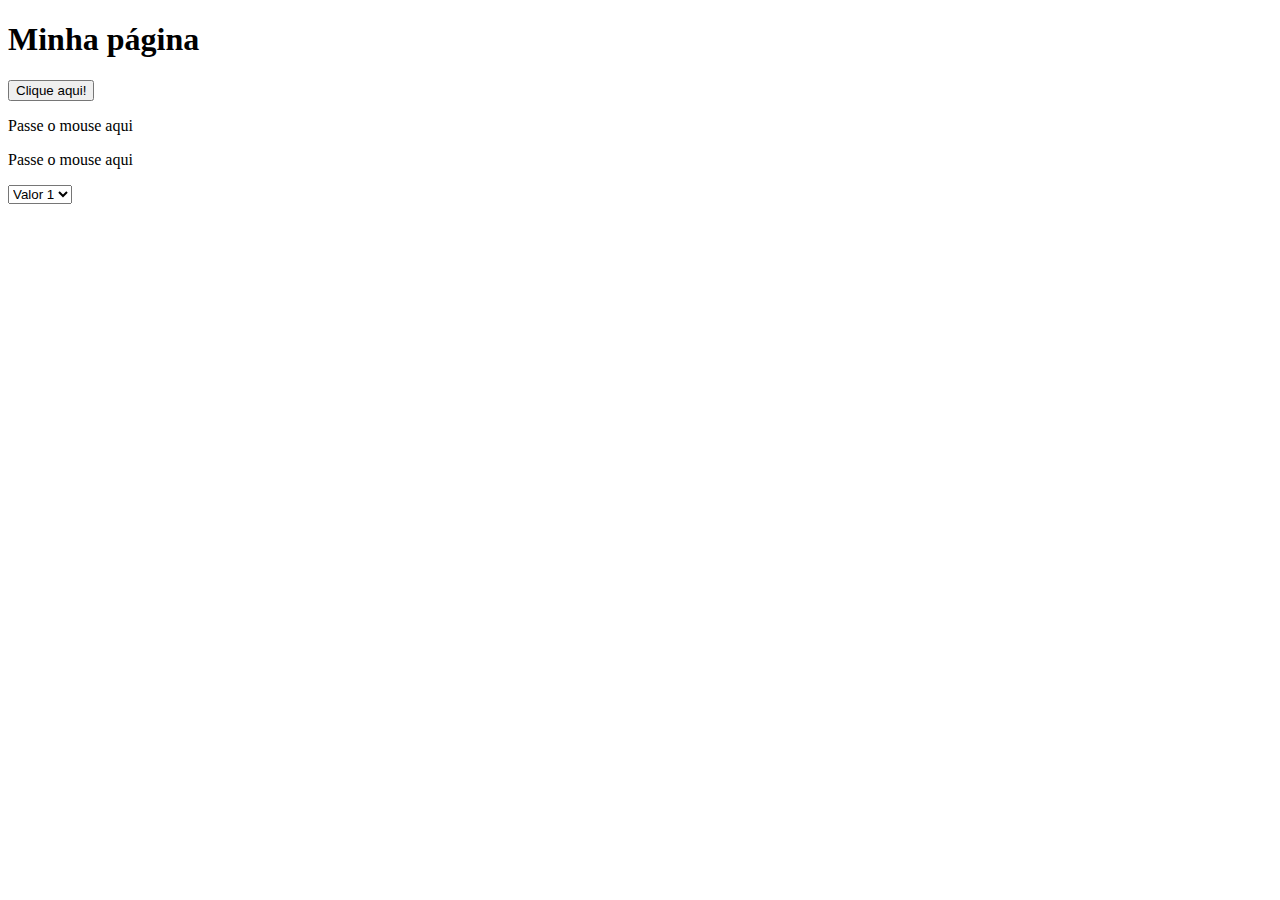
<file: JS_DIO/index.html>
<!DOCTYPE html>
<html lang="pt-br">
    <head>
        <title>Minha página</title>
        <meta charset="utf-8">
        <script type="text/javascript" src="js/main.js"></script>
    </head>
    <body onload="load()">        
        <h1>Minha página</h1>
        <button type=button onclick="clicou()">Clique aqui!</button>
        <p id="agradecimento" onclick="redirecionar()"></p>
        <p id="mousemove" onmouseover="trocar(this)" onmouseout="voltar(this)">Passe o mouse aqui</p>
        <p id="mousemove2" onmouseover="trocar(this)" onmouseout="voltar(this)">Passe o mouse aqui</p>
        <select onchange="change(this)">
            <option value="1">Valor 1</option>
            <option value="2">Valor 2</option>
            <option value="3">Valor 3</option>
        </select>
    </body>
</html>
</file>
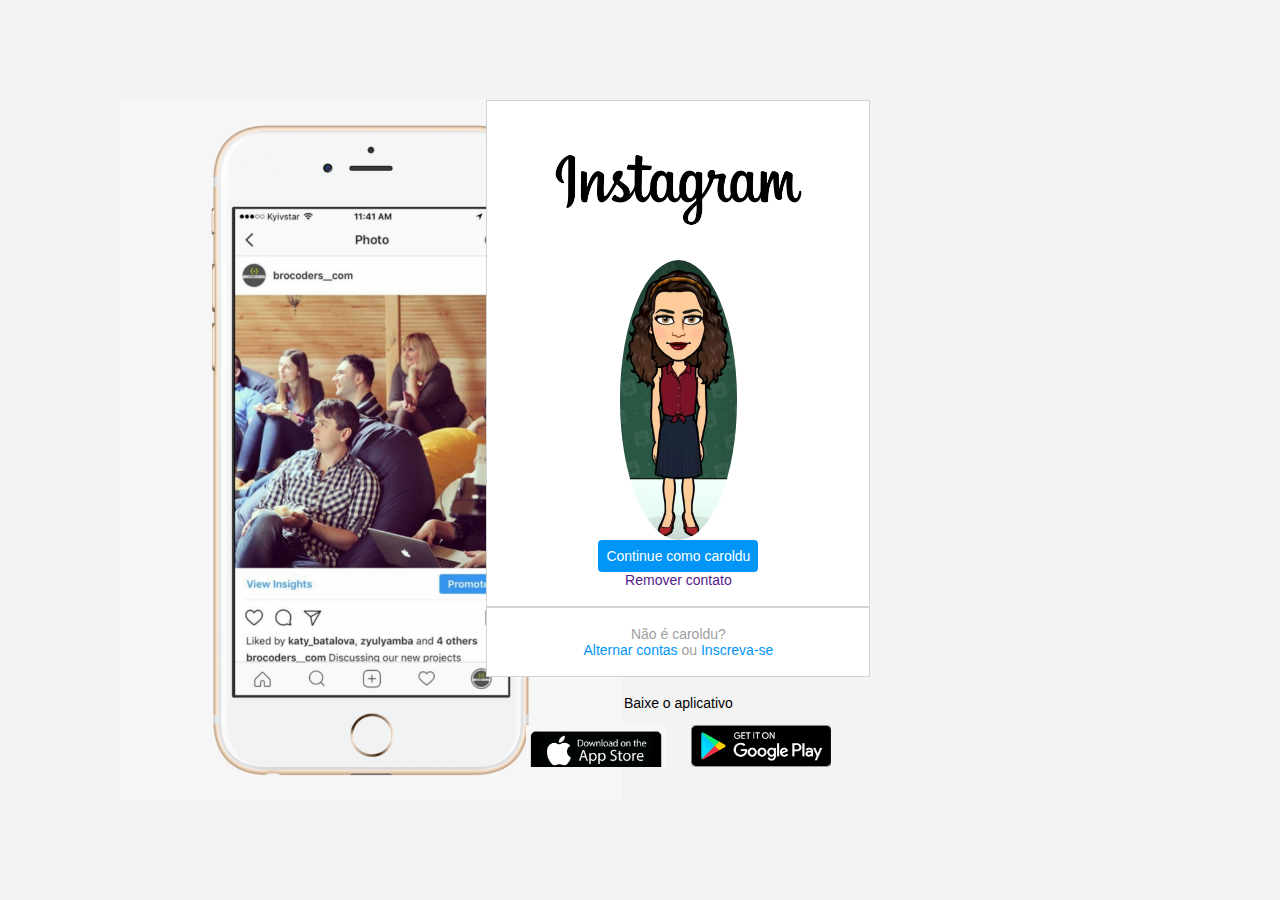
<file: HTML_CSS_DIO/IG_Page/index.html>
<!DOCTYPE html>
<html>
    <head>
        <meta charset="UTF-8">
        <meta name="viewport" content="width=device-width, initial-scale=1.0">
        <link rel="stylesheet" href="styles.css">
        <title>Instagram</title>
    </head>
    <body>
        <div class="instagram_wrapper">
            <div class="instagram_phone">
                <img src="instagram_phone.jpg" alt="celular">
            </div>
            <div class="instagram_continue">
                <div class="group">
                    <img src="ig_logo.png" class="instagram_logo" alt="instagram-logo">
                    <div class="profile_photo">
                        <img src="foto.jpeg" alt="foto do perfil">
                    </div>
                    <a href="" class="instagram_login">Continue como caroldu</a>
                    <a href="" class="instagram_logout">Remover contato</a>
                </div>
                <div class="group">
                    <p class="not_account">Não é caroldu?</p>
                    <p class="not_account">
                        <span class="link_blue">Alternar contas</span>
                        ou 
                        <span class="link_blue">Inscreva-se</span>
                    </p>
                </div>
                <div class="get_the_app">
                    <p class="get_app">Baixe o aplicativo</p>
                    <div class="download">
                        <a href="#" class="app_download"></a>
                        <a href="#" class="app_download"></a>
                    </div>
                </div>

            </div>

        </div>
    </body>
</html>
</file>
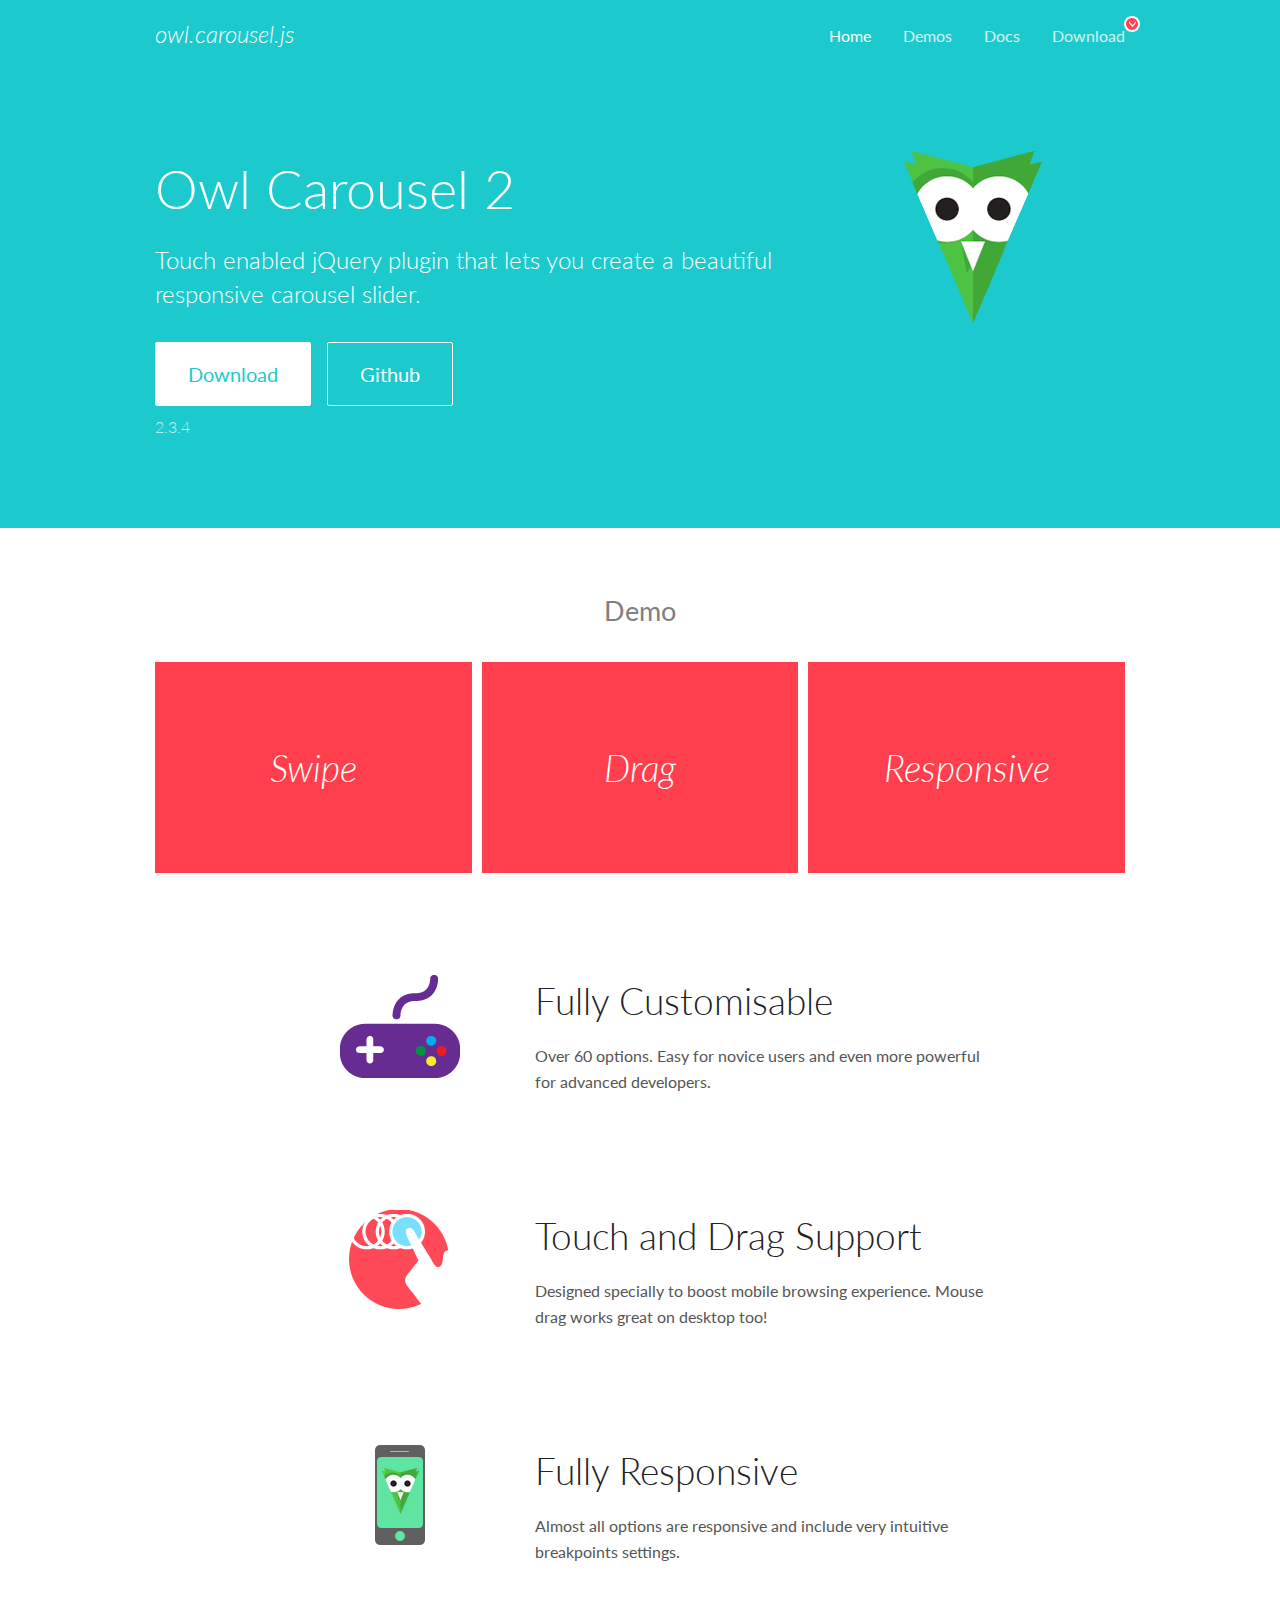
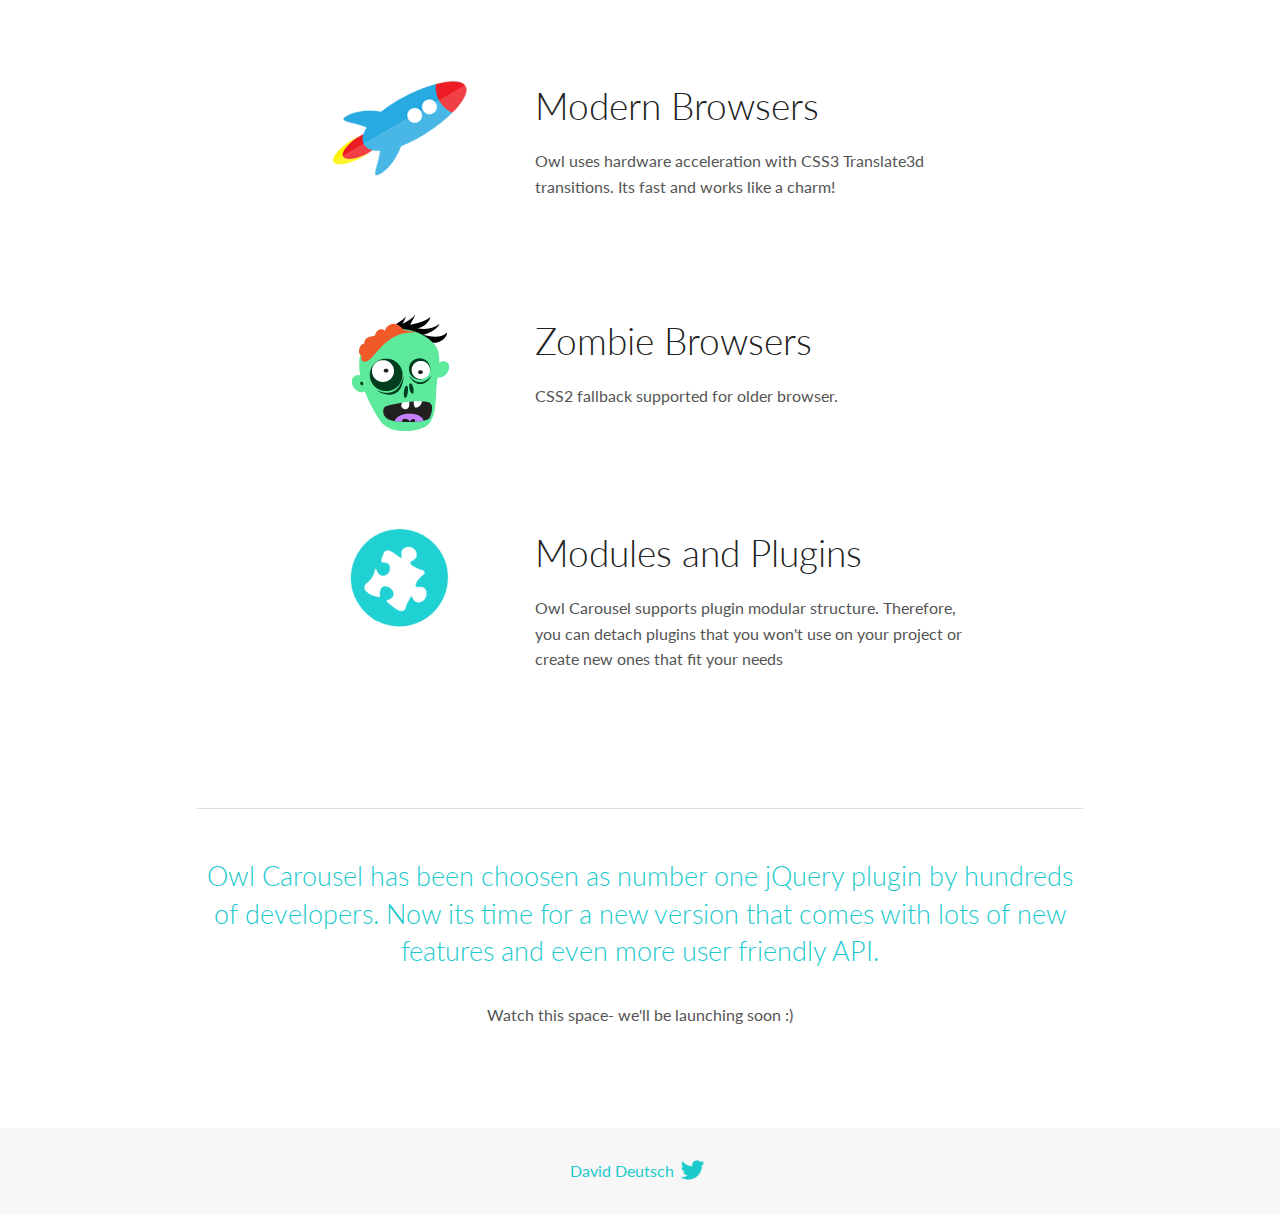
<file: HTML_CSS_DIO/Netflix_PG/OwlCarousel2-2.3.4/docs/index.html>
<!DOCTYPE html>
<html lang="en">
  <head>

    <!-- head -->
    <meta charset="utf-8">
    <meta name="msapplication-tap-highlight" content="no" />
    <meta name="viewport" content="width=device-width, initial-scale=1.0" />
    <meta name="description" content="Touch enabled jQuery plugin that lets you create beautiful responsive carousel slider.">
    <meta name="author" content="David Deutsch">
    <title>
      Home | Owl Carousel | 2.3.4
    </title>

    <!-- Stylesheets -->
    <link href='https://fonts.googleapis.com/css?family=Lato:300,400,700,400italic,300italic' rel='stylesheet' type='text/css'>
    <link rel="stylesheet" href="assets/css/docs.theme.min.css">

    <!-- Owl Stylesheets -->
    <link rel="stylesheet" href="assets/owlcarousel/assets/owl.carousel.min.css">
    <link rel="stylesheet" href="assets/owlcarousel/assets/owl.theme.default.min.css">

    <!-- HTML5 shim and Respond.js IE8 support of HTML5 elements and media queries -->

    <!--[if lt IE 9]>
      <script src="https://oss.maxcdn.com/libs/html5shiv/3.7.0/html5shiv.js"></script>
      <script src="https://oss.maxcdn.com/libs/respond.js/1.3.0/respond.min.js"></script>
    <![endif]-->

    <!-- Favicons -->
    <link rel="apple-touch-icon-precomposed" sizes="144x144" href="assets/ico/apple-touch-icon-144-precomposed.png">
    <link rel="shortcut icon" href="assets/ico/favicon.png">
    <link rel="shortcut icon" href="favicon.ico">

    <!-- Yeah i know js should not be in header. Its required for demos.-->

    <!-- javascript -->
    <script src="assets/vendors/jquery.min.js"></script>
    <script src="assets/owlcarousel/owl.carousel.js"></script>
  </head>
  <body>

    <!-- header -->
    <header class="header">
      <div class="row">
        <div class="large-12 columns">
          <div class="brand left">
            <h3>
              <a href="/OwlCarousel2/">owl.carousel.js</a> 
            </h3>
          </div>
          <a id="toggle-nav" class="right">
            <span></span> <span></span> <span></span> 
          </a> 
          <div class="nav-bar">
            <ul class="clearfix">
              <li class="active">
                <a href="/OwlCarousel2/index.html">Home</a> 
              </li>
              <li> <a href="/OwlCarousel2/demos/demos.html">Demos</a>  </li>
              <li> <a href="/OwlCarousel2/docs/started-welcome.html">Docs</a>  </li>
              <li>
                <a href="https://github.com/OwlCarousel2/OwlCarousel2/archive/2.3.4.zip">Download</a> 
                <span class="download"></span> 
              </li>
            </ul>
          </div>
        </div>
      </div>
    </header>

    <!-- home panel -->
    <section id="hero">
      <div class="row">
        <div class="large-8 medium-8 columns">
          <h1>Owl Carousel 2</h1>
          <h4>Touch enabled jQuery plugin that lets you create a beautiful responsive carousel slider.</h4>
          <a href="https://github.com/OwlCarousel2/OwlCarousel2/archive/2.3.4.zip" class="hero-button">Download</a> 
          <a href="https://github.com/OwlCarousel2/OwlCarousel2" class="hero-button outline">Github</a> 
          <p>2.3.4</p>
        </div>
        <div class="large-4 medium-4 columns">
          <img class="owl-logo" src="assets/img/owl-logo.png" alt="mr. Owl">
        </div>
      </div>
    </section>

    <!-- body -->
    <div class="home-demo">
      <div class="row">
        <div class="large-12 columns">
          <h3>Demo</h3>
          <div class="owl-carousel">
            <div class="item">
              <h2>Swipe</h2>
            </div>
            <div class="item">
              <h2>Drag</h2>
            </div>
            <div class="item">
              <h2>Responsive</h2>
            </div>
            <div class="item">
              <h2>CSS3</h2>
            </div>
            <div class="item">
              <h2>Fast</h2>
            </div>
            <div class="item">
              <h2>Easy</h2>
            </div>
            <div class="item">
              <h2>Free</h2>
            </div>
            <div class="item">
              <h2>Upgradable</h2>
            </div>
            <div class="item">
              <h2>Tons of options</h2>
            </div>
            <div class="item">
              <h2>Infinity</h2>
            </div>
            <div class="item">
              <h2>Auto Width</h2>
            </div>
          </div>
        </div>
      </div>
    </div>
    <script>
      var owl = $('.owl-carousel');
      owl.owlCarousel({
        margin: 10,
        loop: true,
        responsive: {
          0: {
            items: 1
          },
          600: {
            items: 2
          },
          1000: {
            items: 3
          }
        }
      })
    </script>

    <!-- features -->
    <div id="features">
      <div class="row">
        <div class="small-12 medium-9 small-centered columns">
          <section class="row feature">
            <div class="medium-4 small-12 columns">
              <img src="assets/img/feature-options.png" alt="">
            </div>
            <div class="medium-8 small-12 columns">
              <h2>Fully Customisable</h2>
              <p>Over 60 options. Easy for novice users and even more powerful for advanced developers.</p>
            </div>
          </section>
          <section class="row feature">
            <div class="medium-4 small-12 columns">
              <img src="assets/img/feature-drag.png" alt="">
            </div>
            <div class="medium-8 small-12 columns">
              <h2>Touch and Drag Support</h2>
              <p>Designed specially to boost mobile browsing experience. Mouse drag works great on desktop too!</p>
            </div>
          </section>
          <section class="row feature">
            <div class="medium-4 small-12 columns">
              <img src="assets/img/feature-responsive.png" alt="">
            </div>
            <div class="medium-8 small-12 columns">
              <h2>Fully Responsive</h2>
              <p>Almost all options are responsive and include very intuitive breakpoints settings.</p>
            </div>
          </section>
          <section class="row feature">
            <div class="medium-4 small-12 columns">
              <img src="assets/img/feature-modern.png" alt="">
            </div>
            <div class="medium-8 small-12 columns">
              <h2>Modern Browsers</h2>
              <p>Owl uses hardware acceleration with CSS3 Translate3d transitions. Its fast and works like a charm! </p>
            </div>
          </section>
          <section class="row feature">
            <div class="medium-4 small-12 columns">
              <img src="assets/img/feature-zombie.png" alt="">
            </div>
            <div class="medium-8 small-12 columns">
              <h2>Zombie Browsers</h2>
              <p>CSS2 fallback supported for older browser.</p>
            </div>
          </section>
          <section class="row feature">
            <div class="medium-4 small-12 columns">
              <img src="assets/img/feature-module.png" alt="">
            </div>
            <div class="medium-8 small-12 columns">
              <h2>Modules and Plugins</h2>
              <p>Owl Carousel supports plugin modular structure. Therefore, you can detach plugins that you won&#x27;t use on your project or create new ones that fit your needs</p>
            </div>
          </section>
        </div>
      </div>
    </div>

    <!-- footer -->
    <section id="teaser-text">
      <div class="row">
        <div class="small-12 medium-11 small-centered columns">
          <hr>
          <h3 id="owl-carousel-has-been-choosen-as-number-one-jquery-plugin-by-hundreds-of-developers-now-its-time-for-a-new-version-that-comes-with-lots-of-new-features-and-even-more-user-friendly-api-">Owl Carousel has been choosen as number one jQuery plugin by hundreds of developers. Now its time for a new version that comes with lots of new features and even more user friendly API.</h3>
          <p>Watch this space- we&#39;ll be launching soon :)</p>
        </div>
      </div>
    </section>

    <!-- footer -->
    <footer class="footer">
      <div class="row">
        <div class="large-12 columns">
          <h5>
            <a href="/OwlCarousel2/docs/support-contact.html">David Deutsch</a> 
            <a id="custom-tweet-button" href="https://twitter.com/share?url=https://github.com/OwlCarousel2/OwlCarousel2&text=Owl Carousel - This is so awesome! " target="_blank"></a> 
          </h5>
        </div>
      </div>
    </footer>

    <!-- vendors -->
    <script src="assets/vendors/highlight.js"></script>
    <script src="assets/js/app.js"></script>
  </body>
</html>
</file>
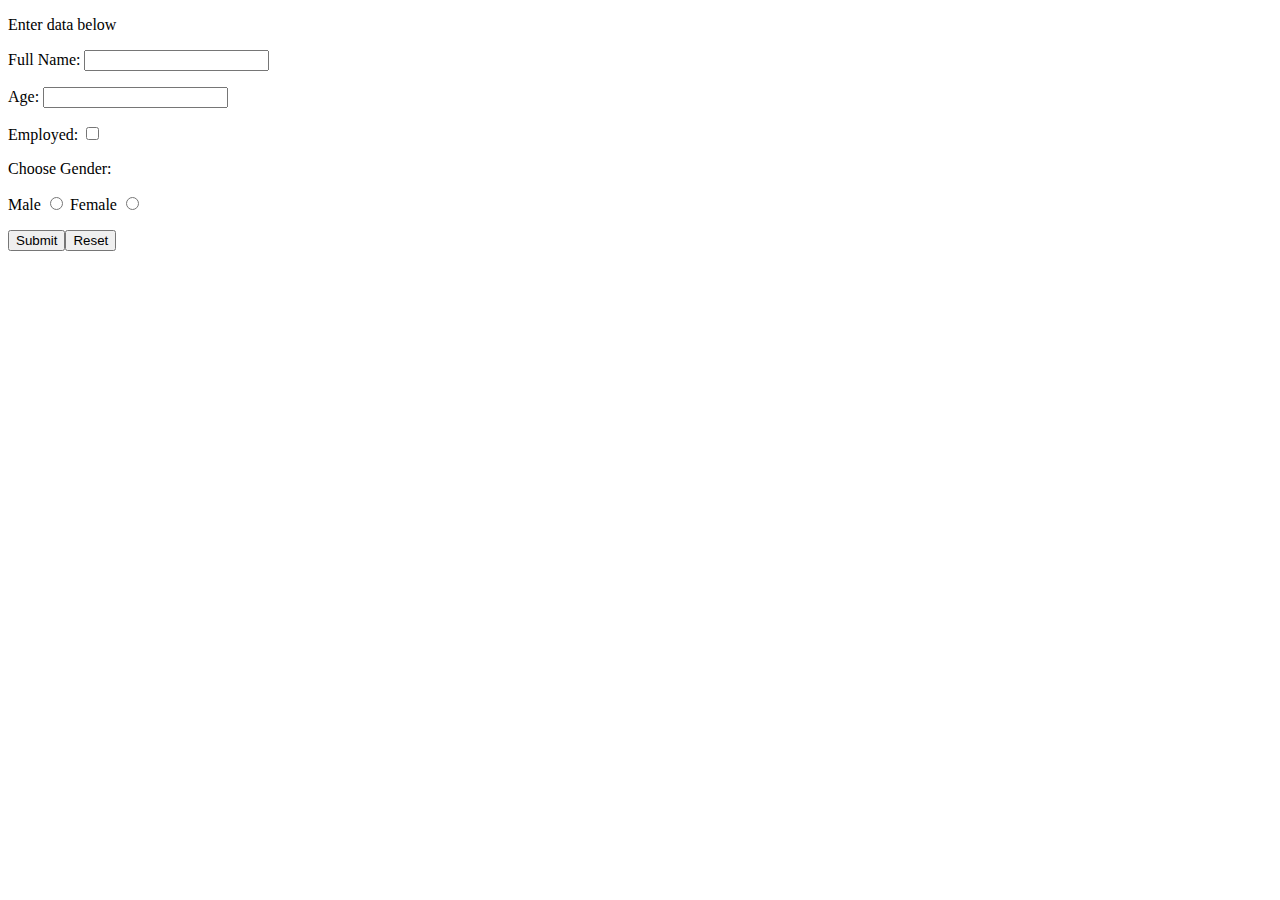
<file: Springboot_JRP/spring_jrp/demo/src/main/resources/templates/index.html>
<!DOCTYPE html>
<html lang="en" xlmns:th="http://www.thymeleaf.org" xmlns:xlmns="http://www.w3.org/1999/xhtml"
      xmlns:th="http://www.w3.org/1999/xhtml">
<head>
    <meta charset="UTF-8">
    <title>Home Page</title>
</head>
<body>
<p>Enter data below</p>
<form action="/create" method="post" th:objects="${formData}">
    <p>Full Name: <input type="text" th:field="${formData.fullName}"/></p>
    <p>Age: <input type="text" th:field="${formData.age}"/></p>
    <p>Employed: <input type="checkbox" th:field="${formData.employed}" th:value="true"/></p>
    <p>Choose Gender: </p>
    <p>Male <input type="radio" th:field="${formData.gender}" th:value="Male"/>
       Female <input type="radio" th:field="${formData.gender}" th:value="Female"/>
    </p>
    <p><input type="submit" value="Submit"/><input type="reset" value="Reset"/></p>
</form>

</body>
</html>
</file>
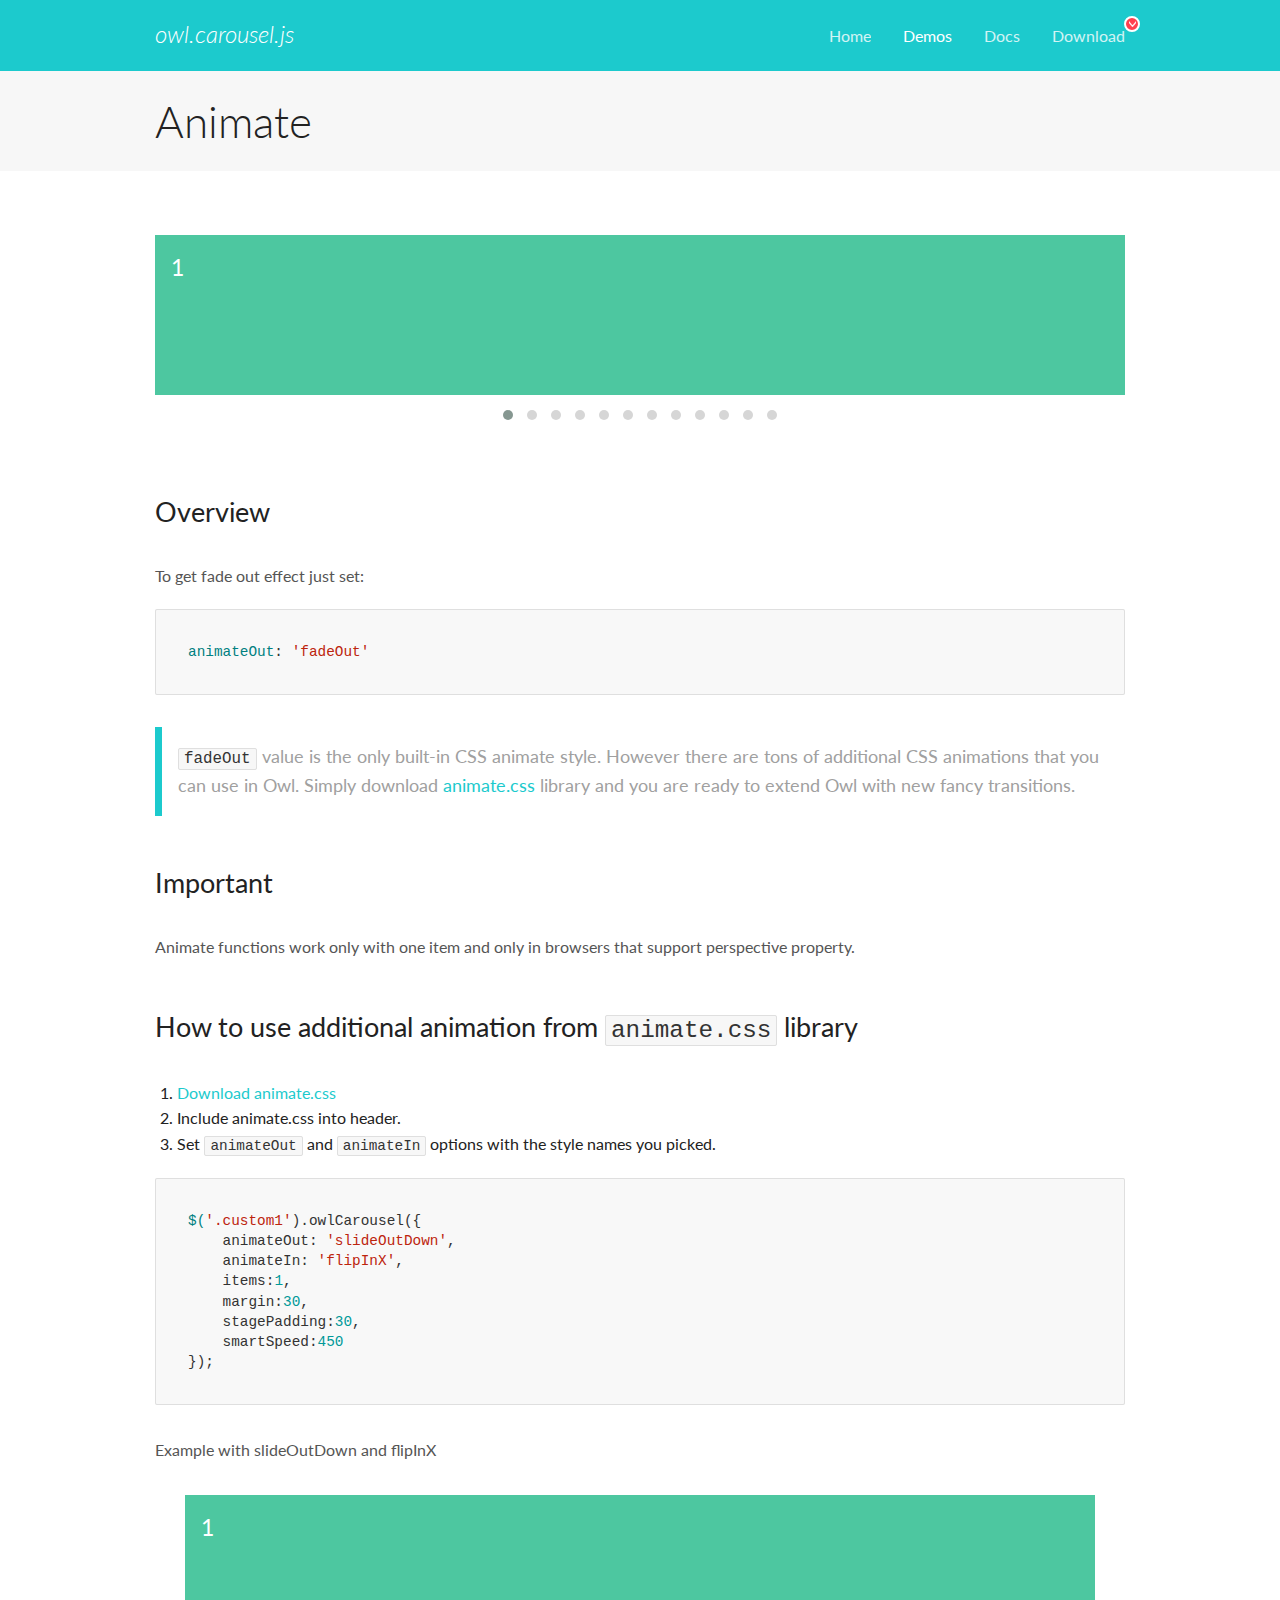
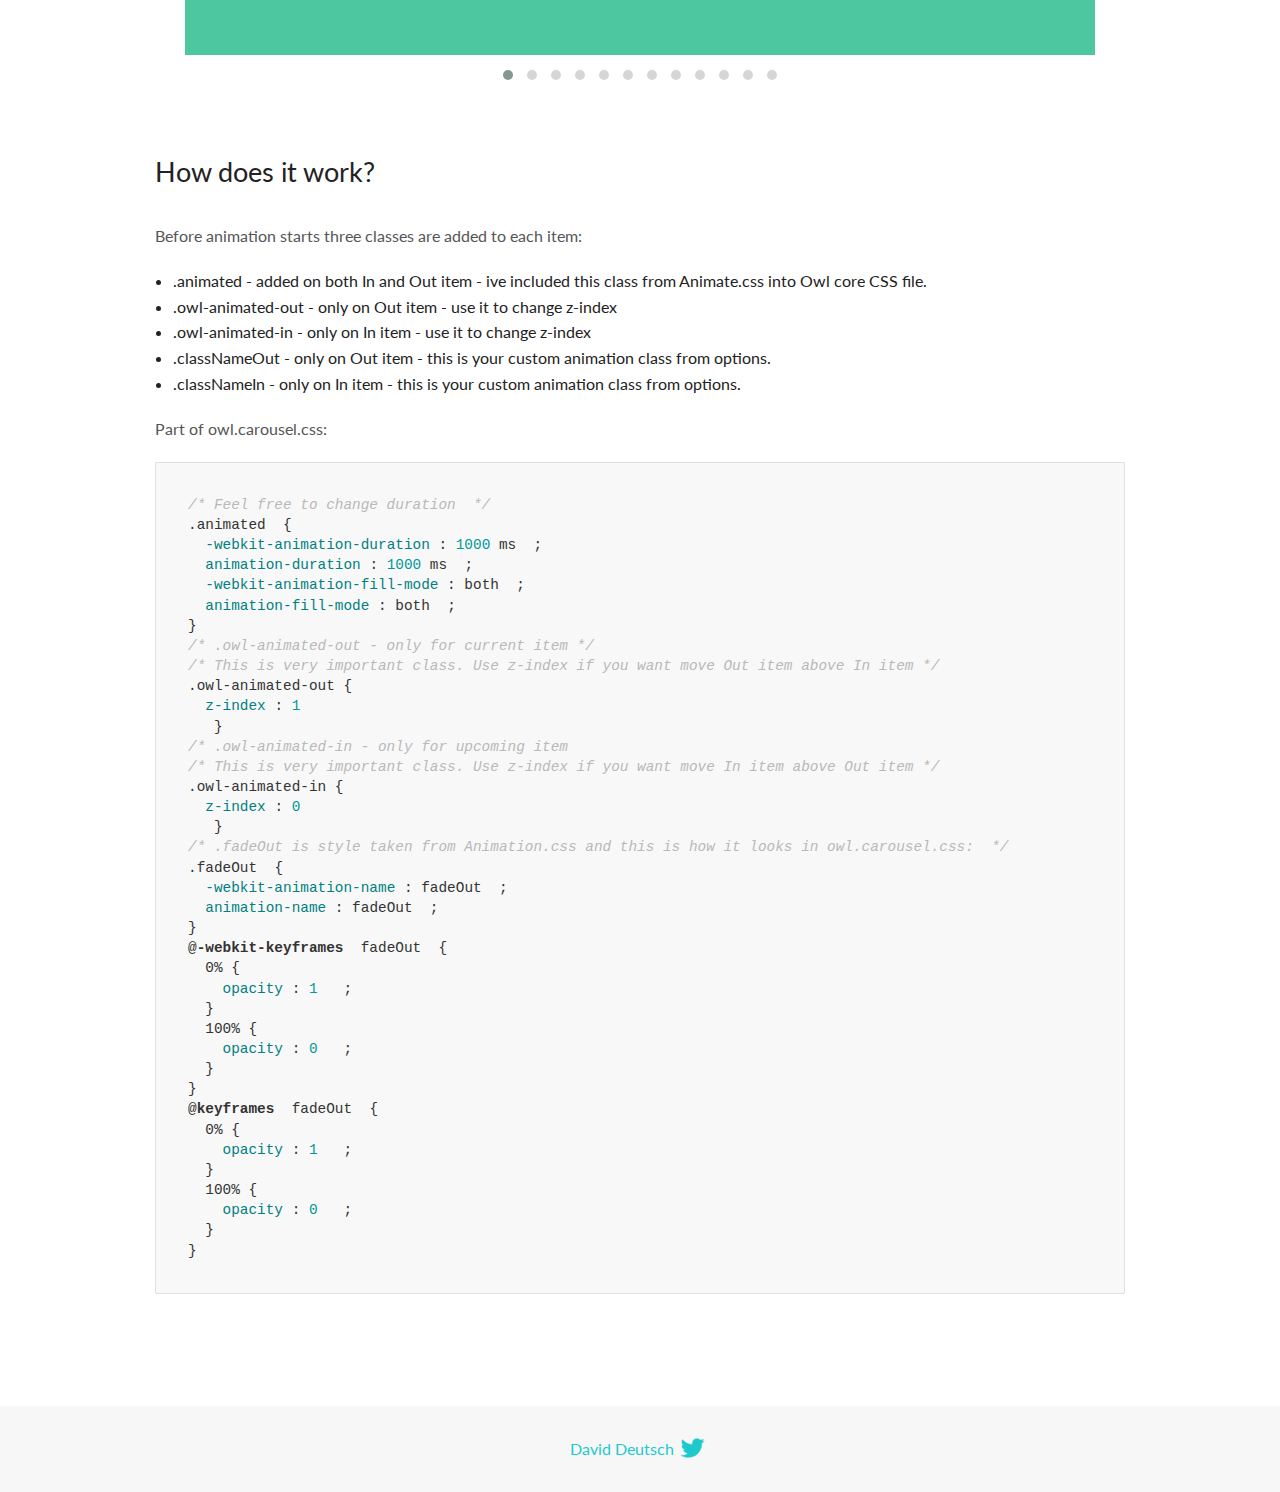
<file: HTML_CSS_DIO/Netflix_PG/OwlCarousel2-2.3.4/docs/demos/animate.html>
<!DOCTYPE html>
<html lang="en">
  <head>

    <!-- head -->
    <meta charset="utf-8">
    <meta name="msapplication-tap-highlight" content="no" />
    <meta name="viewport" content="width=device-width, initial-scale=1.0" />
    <meta name="description" content="Animate carousel">
    <meta name="author" content="David Deutsch">
    <title>
      Animate Demo | Owl Carousel | 2.3.4
    </title>

    <!-- Stylesheets -->
    <link href='https://fonts.googleapis.com/css?family=Lato:300,400,700,400italic,300italic' rel='stylesheet' type='text/css'>
    <link rel="stylesheet" href="../assets/css/docs.theme.min.css">

    <!-- Owl Stylesheets -->
    <link rel="stylesheet" href="../assets/owlcarousel/assets/owl.carousel.min.css">
    <link rel="stylesheet" href="../assets/owlcarousel/assets/owl.theme.default.min.css">

    <!-- HTML5 shim and Respond.js IE8 support of HTML5 elements and media queries -->

    <!--[if lt IE 9]>
      <script src="https://oss.maxcdn.com/libs/html5shiv/3.7.0/html5shiv.js"></script>
      <script src="https://oss.maxcdn.com/libs/respond.js/1.3.0/respond.min.js"></script>
    <![endif]-->

    <!-- Favicons -->
    <link rel="apple-touch-icon-precomposed" sizes="144x144" href="../assets/ico/apple-touch-icon-144-precomposed.png">
    <link rel="shortcut icon" href="../assets/ico/favicon.png">
    <link rel="shortcut icon" href="favicon.ico">

    <!-- Yeah i know js should not be in header. Its required for demos.-->

    <!-- javascript -->
    <script src="../assets/vendors/jquery.min.js"></script>
    <script src="../assets/owlcarousel/owl.carousel.js"></script>
  </head>
  <body>

    <!-- header -->
    <header class="header">
      <div class="row">
        <div class="large-12 columns">
          <div class="brand left">
            <h3>
              <a href="/OwlCarousel2/">owl.carousel.js</a> 
            </h3>
          </div>
          <a id="toggle-nav" class="right">
            <span></span> <span></span> <span></span> 
          </a> 
          <div class="nav-bar">
            <ul class="clearfix">
              <li> <a href="/OwlCarousel2/index.html">Home</a>  </li>
              <li class="active">
                <a href="/OwlCarousel2/demos/demos.html">Demos</a> 
              </li>
              <li> <a href="/OwlCarousel2/docs/started-welcome.html">Docs</a>  </li>
              <li>
                <a href="https://github.com/OwlCarousel2/OwlCarousel2/archive/2.3.4.zip">Download</a> 
                <span class="download"></span> 
              </li>
            </ul>
          </div>
        </div>
      </div>
    </header>

    <!-- title -->
    <section class="title">
      <div class="row">
        <div class="large-12 columns">
          <h1>Animate</h1>
        </div>
      </div>
    </section>

    <!--  Demos -->
    <section id="demos">
      <div class="row">
        <div class="large-12 columns">
          <div class="fadeOut owl-carousel owl-theme">
            <div class="item">
              <h4>1</h4>
            </div>
            <div class="item">
              <h4>2</h4>
            </div>
            <div class="item">
              <h4>3</h4>
            </div>
            <div class="item">
              <h4>4</h4>
            </div>
            <div class="item">
              <h4>5</h4>
            </div>
            <div class="item">
              <h4>6</h4>
            </div>
            <div class="item">
              <h4>7</h4>
            </div>
            <div class="item">
              <h4>8</h4>
            </div>
            <div class="item">
              <h4>9</h4>
            </div>
            <div class="item">
              <h4>10</h4>
            </div>
            <div class="item">
              <h4>11</h4>
            </div>
            <div class="item">
              <h4>12</h4>
            </div>
          </div>
          <h3 id="overview">Overview</h3>
          <p>To get fade out effect just set:</p>
          <pre><code>animateOut: &#39;fadeOut&#39;</code></pre>
          <blockquote>
            <p><code>fadeOut</code> value is the only built-in CSS animate style. However there are tons of additional CSS animations that you can use in Owl. Simply download
              <a href="https://daneden.github.io/animate.css/">animate.css</a>  library and you are ready to extend Owl with new fancy transitions.</p>
          </blockquote>
          <h3 id="important">Important</h3>
          <p>Animate functions work only with one item and only in browsers that support perspective property.</p>
          <h3 id="how-to-use-additional-animation-from-animate-css-library">How to use additional animation from <code>animate.css</code> library</h3>
          <ol>
            <li> <a href="https://daneden.github.io/animate.css/">Download animate.css</a>  </li>
            <li>Include animate.css into header.</li>
            <li>Set <code>animateOut</code> and <code>animateIn</code> options with the style names you picked.</li>
          </ol>
          <pre><code>$(&#39;.custom1&#39;).owlCarousel({
    animateOut: &#39;slideOutDown&#39;,
    animateIn: &#39;flipInX&#39;,
    items:1,
    margin:30,
    stagePadding:30,
    smartSpeed:450
});</code></pre>
          <p>Example with slideOutDown and flipInX</p>
          <div class="custom1 owl-carousel owl-theme">
            <div class="item">
              <h4>1</h4>
            </div>
            <div class="item">
              <h4>2</h4>
            </div>
            <div class="item">
              <h4>3</h4>
            </div>
            <div class="item">
              <h4>4</h4>
            </div>
            <div class="item">
              <h4>5</h4>
            </div>
            <div class="item">
              <h4>6</h4>
            </div>
            <div class="item">
              <h4>7</h4>
            </div>
            <div class="item">
              <h4>8</h4>
            </div>
            <div class="item">
              <h4>9</h4>
            </div>
            <div class="item">
              <h4>10</h4>
            </div>
            <div class="item">
              <h4>11</h4>
            </div>
            <div class="item">
              <h4>12</h4>
            </div>
          </div>
          <h3 id="how-does-it-work-">How does it work?</h3>
          <p>Before animation starts three classes are added to each item:</p>
          <ul>
            <li>.animated - added on both In and Out item - ive included this class from Animate.css into Owl core CSS file.</li>
            <li>.owl-animated-out - only on Out item - use it to change z-index</li>
            <li>.owl-animated-in - only on In item - use it to change z-index</li>
            <li>.classNameOut - only on Out item - this is your custom animation class from options.</li>
            <li>.classNameIn - only on In item - this is your custom animation class from options.</li>
          </ul>
          <p>Part of owl.carousel.css:</p>
          <pre><code class="language-css"><span class="comment">/* Feel free to change duration  */</span> 
<span class="class">.animated</span>  <span class="rules">{
  <span class="rule"><span class="attribute">-webkit-animation-duration</span> :<span class="value"> <span class="number">1000</span> ms</span> </span> ;
  <span class="rule"><span class="attribute">animation-duration</span> :<span class="value"> <span class="number">1000</span> ms</span> </span> ;
  <span class="rule"><span class="attribute">-webkit-animation-fill-mode</span> :<span class="value"> both</span> </span> ;
  <span class="rule"><span class="attribute">animation-fill-mode</span> :<span class="value"> both</span> </span> ;
<span class="rule">}</span> </span> 
<span class="comment">/* .owl-animated-out - only for current item */</span> 
<span class="comment">/* This is very important class. Use z-index if you want move Out item above In item */</span> 
<span class="class">.owl-animated-out</span> <span class="rules">{
  <span class="rule"><span class="attribute">z-index</span> :<span class="value"> <span class="number">1</span> 
</span> </span> </span> }
<span class="comment">/* .owl-animated-in - only for upcoming item
/* This is very important class. Use z-index if you want move In item above Out item */</span> 
<span class="class">.owl-animated-in</span> <span class="rules">{
  <span class="rule"><span class="attribute">z-index</span> :<span class="value"> <span class="number">0</span> 
</span> </span> </span> }
<span class="comment">/* .fadeOut is style taken from Animation.css and this is how it looks in owl.carousel.css:  */</span> 
<span class="class">.fadeOut</span>  <span class="rules">{
  <span class="rule"><span class="attribute">-webkit-animation-name</span> :<span class="value"> fadeOut</span> </span> ;
  <span class="rule"><span class="attribute">animation-name</span> :<span class="value"> fadeOut</span> </span> ;
<span class="rule">}</span> </span> 
<span class="at_rule">@<span class="keyword">-webkit-keyframes</span>  fadeOut </span> {
  0% <span class="rules">{
    <span class="rule"><span class="attribute">opacity</span> :<span class="value"> <span class="number">1</span> </span> </span> ;
  <span class="rule">}</span> </span> 
  100% <span class="rules">{
    <span class="rule"><span class="attribute">opacity</span> :<span class="value"> <span class="number">0</span> </span> </span> ;
  <span class="rule">}</span> </span> 
}
<span class="at_rule">@<span class="keyword">keyframes</span>  fadeOut </span> {
  0% <span class="rules">{
    <span class="rule"><span class="attribute">opacity</span> :<span class="value"> <span class="number">1</span> </span> </span> ;
  <span class="rule">}</span> </span> 
  100% <span class="rules">{
    <span class="rule"><span class="attribute">opacity</span> :<span class="value"> <span class="number">0</span> </span> </span> ;
  <span class="rule">}</span> </span> 
}</code></pre>
          <link rel="stylesheet" href="../assets/css/animate.css">
          <script>
            jQuery(document).ready(function($) {
              $('.fadeOut').owlCarousel({
                items: 1,
                animateOut: 'fadeOut',
                loop: true,
                margin: 10,
              });
              $('.custom1').owlCarousel({
                animateOut: 'slideOutDown',
                animateIn: 'flipInX',
                items: 1,
                margin: 30,
                stagePadding: 30,
                smartSpeed: 450
              });
            });
          </script>
        </div>
      </div>
    </section>

    <!-- footer -->
    <footer class="footer">
      <div class="row">
        <div class="large-12 columns">
          <h5>
            <a href="/OwlCarousel2/docs/support-contact.html">David Deutsch</a> 
            <a id="custom-tweet-button" href="https://twitter.com/share?url=https://github.com/OwlCarousel2/OwlCarousel2&text=Owl Carousel - This is so awesome! " target="_blank"></a> 
          </h5>
        </div>
      </div>
    </footer>

    <!-- vendors -->
    <script src="../assets/vendors/highlight.js"></script>
    <script src="../assets/js/app.js"></script>
  </body>
</html>
</file>
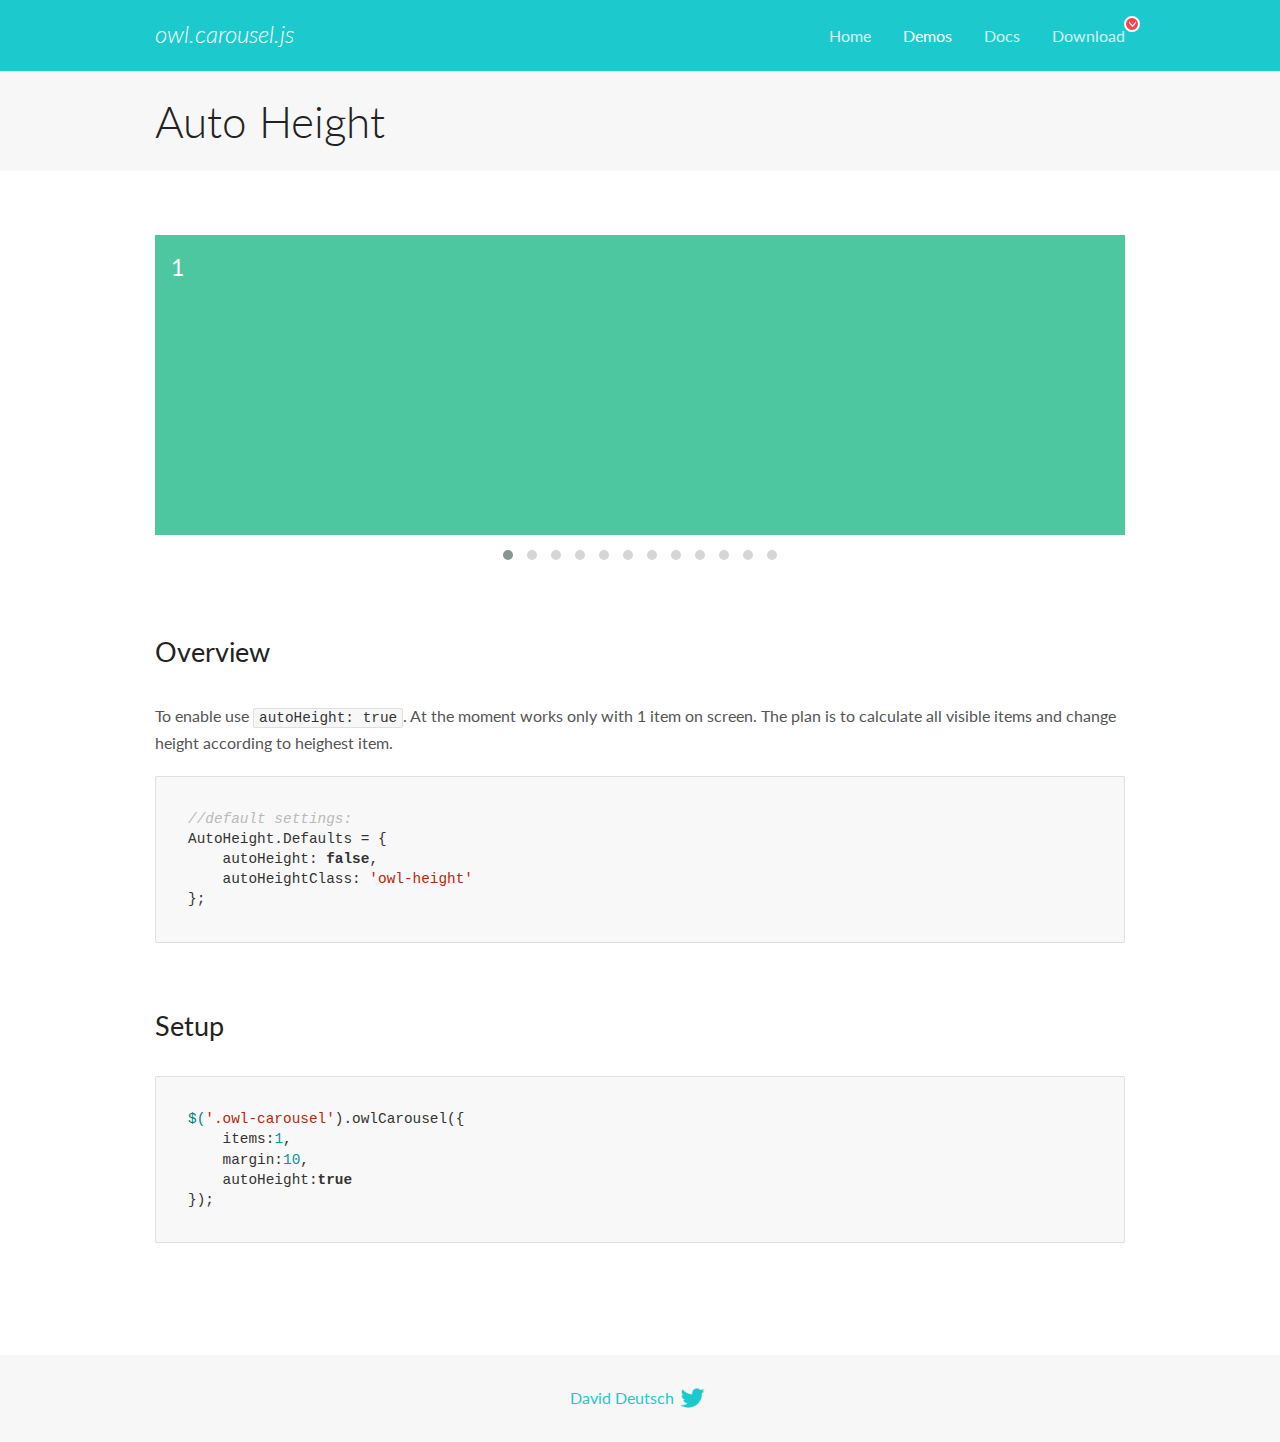
<file: HTML_CSS_DIO/Netflix_PG/OwlCarousel2-2.3.4/docs/demos/autoheight.html>
<!DOCTYPE html>
<html lang="en">
  <head>

    <!-- head -->
    <meta charset="utf-8">
    <meta name="msapplication-tap-highlight" content="no" />
    <meta name="viewport" content="width=device-width, initial-scale=1.0" />
    <meta name="description" content="autoHeight usage demo">
    <meta name="author" content="David Deutsch">
    <title>
      Auto Height Demo | Owl Carousel | 2.3.4
    </title>

    <!-- Stylesheets -->
    <link href='https://fonts.googleapis.com/css?family=Lato:300,400,700,400italic,300italic' rel='stylesheet' type='text/css'>
    <link rel="stylesheet" href="../assets/css/docs.theme.min.css">

    <!-- Owl Stylesheets -->
    <link rel="stylesheet" href="../assets/owlcarousel/assets/owl.carousel.min.css">
    <link rel="stylesheet" href="../assets/owlcarousel/assets/owl.theme.default.min.css">

    <!-- HTML5 shim and Respond.js IE8 support of HTML5 elements and media queries -->

    <!--[if lt IE 9]>
      <script src="https://oss.maxcdn.com/libs/html5shiv/3.7.0/html5shiv.js"></script>
      <script src="https://oss.maxcdn.com/libs/respond.js/1.3.0/respond.min.js"></script>
    <![endif]-->

    <!-- Favicons -->
    <link rel="apple-touch-icon-precomposed" sizes="144x144" href="../assets/ico/apple-touch-icon-144-precomposed.png">
    <link rel="shortcut icon" href="../assets/ico/favicon.png">
    <link rel="shortcut icon" href="favicon.ico">

    <!-- Yeah i know js should not be in header. Its required for demos.-->

    <!-- javascript -->
    <script src="../assets/vendors/jquery.min.js"></script>
    <script src="../assets/owlcarousel/owl.carousel.js"></script>
  </head>
  <body>

    <!-- header -->
    <header class="header">
      <div class="row">
        <div class="large-12 columns">
          <div class="brand left">
            <h3>
              <a href="/OwlCarousel2/">owl.carousel.js</a> 
            </h3>
          </div>
          <a id="toggle-nav" class="right">
            <span></span> <span></span> <span></span> 
          </a> 
          <div class="nav-bar">
            <ul class="clearfix">
              <li> <a href="/OwlCarousel2/index.html">Home</a>  </li>
              <li class="active">
                <a href="/OwlCarousel2/demos/demos.html">Demos</a> 
              </li>
              <li> <a href="/OwlCarousel2/docs/started-welcome.html">Docs</a>  </li>
              <li>
                <a href="https://github.com/OwlCarousel2/OwlCarousel2/archive/2.3.4.zip">Download</a> 
                <span class="download"></span> 
              </li>
            </ul>
          </div>
        </div>
      </div>
    </header>

    <!-- title -->
    <section class="title">
      <div class="row">
        <div class="large-12 columns">
          <h1>Auto Height</h1>
        </div>
      </div>
    </section>

    <!--  Demos -->
    <section id="demos">
      <div class="row">
        <div class="large-12 columns">
          <div class="owl-carousel owl-theme">
            <div class="item" style="height:300px">
              <h4>1</h4>
            </div>
            <div class="item" style="height:100px">
              <h4>2</h4>
            </div>
            <div class="item" style="height:500px">
              <h4>3</h4>
            </div>
            <div class="item" style="height:250px">
              <h4>4</h4>
            </div>
            <div class="item" style="height:400px">
              <h4>5</h4>
            </div>
            <div class="item" style="height:500px">
              <h4>6</h4>
            </div>
            <div class="item" style="height:600px">
              <h4>7</h4>
            </div>
            <div class="item" style="height:400px">
              <h4>8</h4>
            </div>
            <div class="item" style="height:300px">
              <h4>9</h4>
            </div>
            <div class="item" style="height:350px">
              <h4>10</h4>
            </div>
            <div class="item" style="height:200px">
              <h4>11</h4>
            </div>
            <div class="item" style="height:150px">
              <h4>12</h4>
            </div>
          </div>
          <h3 id="overview">Overview</h3>
          <p>To enable use <code>autoHeight: true</code>. At the moment works only with 1 item on screen. The plan is to calculate all visible items and change height according to heighest item.</p>
          <pre><code>//default settings:
AutoHeight.Defaults = {
    autoHeight: false,
    autoHeightClass: &#39;owl-height&#39;
};</code></pre>
          <h3 id="setup">Setup</h3>
          <pre><code>$(&#39;.owl-carousel&#39;).owlCarousel({
    items:1,
    margin:10,
    autoHeight:true
});</code></pre>
          <script>
            $(document).ready(function() {
              $('.owl-carousel').owlCarousel({
                items: 1,
                margin: 10,
                autoHeight: true
              });
            })
          </script>
        </div>
      </div>
    </section>

    <!-- footer -->
    <footer class="footer">
      <div class="row">
        <div class="large-12 columns">
          <h5>
            <a href="/OwlCarousel2/docs/support-contact.html">David Deutsch</a> 
            <a id="custom-tweet-button" href="https://twitter.com/share?url=https://github.com/OwlCarousel2/OwlCarousel2&text=Owl Carousel - This is so awesome! " target="_blank"></a> 
          </h5>
        </div>
      </div>
    </footer>

    <!-- vendors -->
    <script src="../assets/vendors/highlight.js"></script>
    <script src="../assets/js/app.js"></script>
  </body>
</html>
</file>
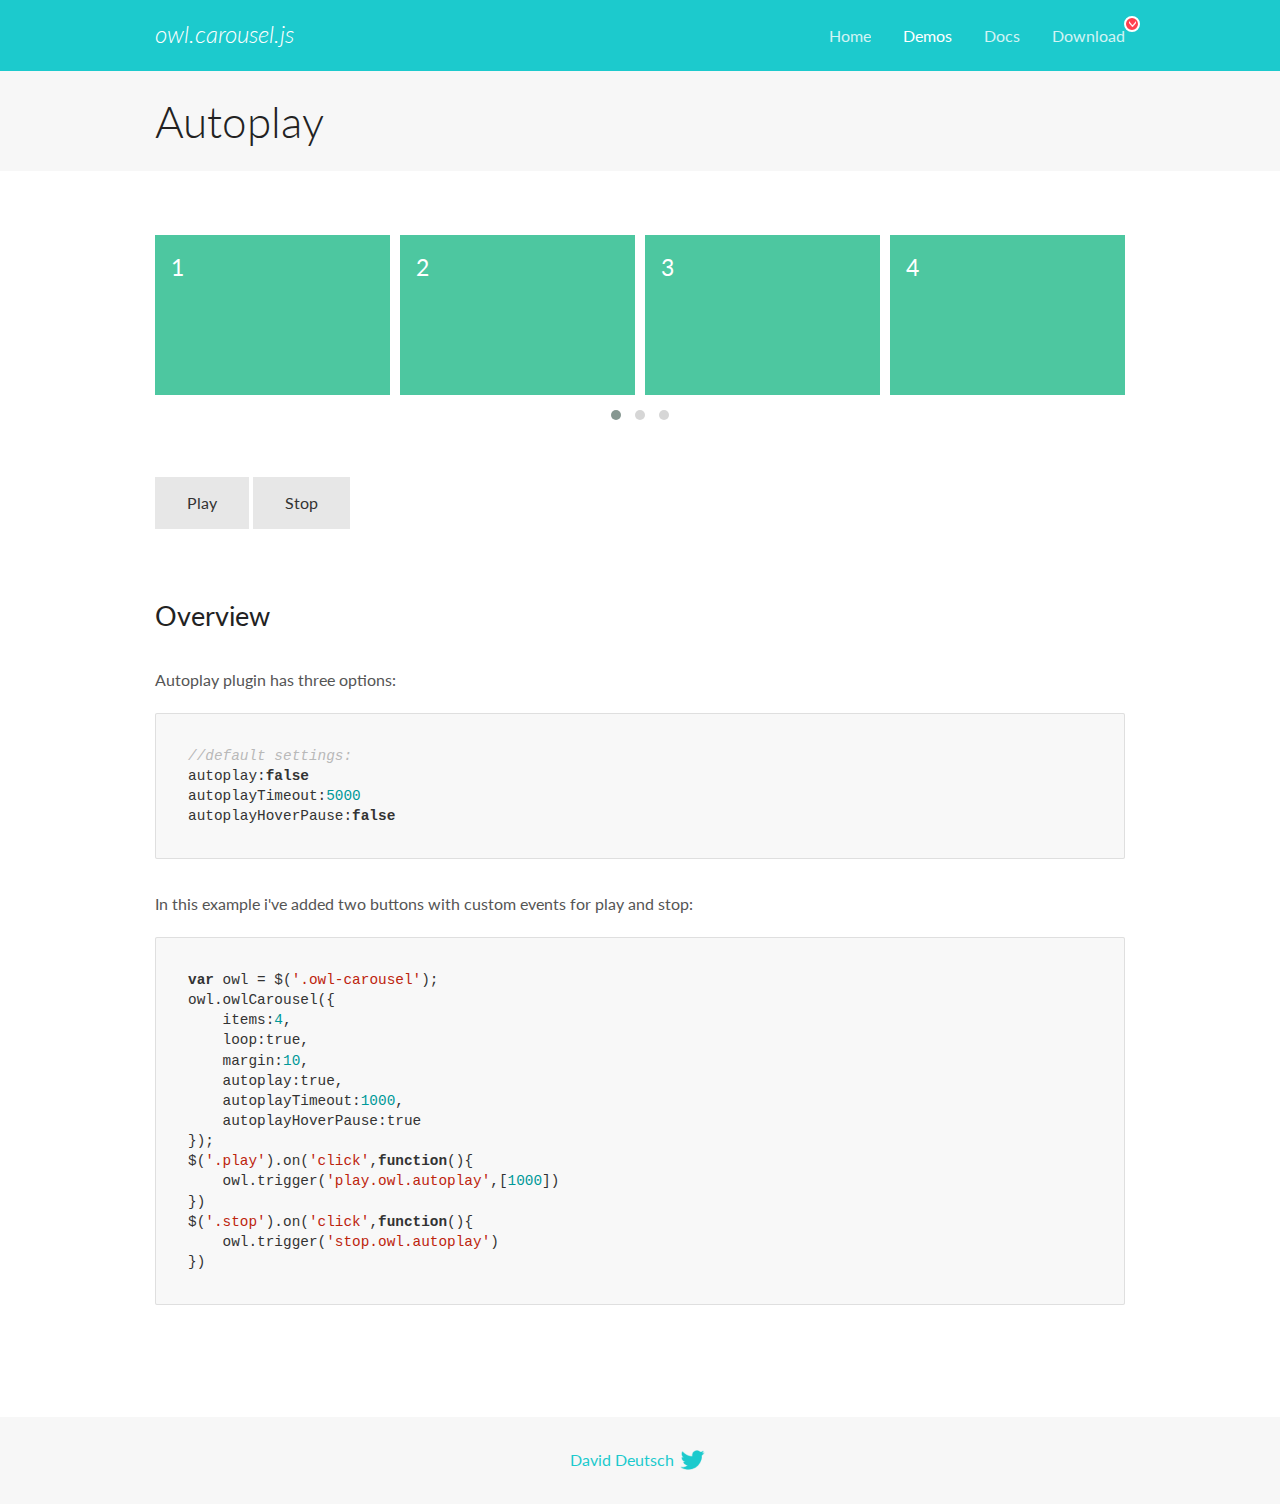
<file: HTML_CSS_DIO/Netflix_PG/OwlCarousel2-2.3.4/docs/demos/autoplay.html>
<!DOCTYPE html>
<html lang="en">
  <head>

    <!-- head -->
    <meta charset="utf-8">
    <meta name="msapplication-tap-highlight" content="no" />
    <meta name="viewport" content="width=device-width, initial-scale=1.0" />
    <meta name="description" content="Autoplay usage demo">
    <meta name="author" content="David Deutsch">
    <title>
      Autoplay Demo | Owl Carousel | 2.3.4
    </title>

    <!-- Stylesheets -->
    <link href='https://fonts.googleapis.com/css?family=Lato:300,400,700,400italic,300italic' rel='stylesheet' type='text/css'>
    <link rel="stylesheet" href="../assets/css/docs.theme.min.css">

    <!-- Owl Stylesheets -->
    <link rel="stylesheet" href="../assets/owlcarousel/assets/owl.carousel.min.css">
    <link rel="stylesheet" href="../assets/owlcarousel/assets/owl.theme.default.min.css">

    <!-- HTML5 shim and Respond.js IE8 support of HTML5 elements and media queries -->

    <!--[if lt IE 9]>
      <script src="https://oss.maxcdn.com/libs/html5shiv/3.7.0/html5shiv.js"></script>
      <script src="https://oss.maxcdn.com/libs/respond.js/1.3.0/respond.min.js"></script>
    <![endif]-->

    <!-- Favicons -->
    <link rel="apple-touch-icon-precomposed" sizes="144x144" href="../assets/ico/apple-touch-icon-144-precomposed.png">
    <link rel="shortcut icon" href="../assets/ico/favicon.png">
    <link rel="shortcut icon" href="favicon.ico">

    <!-- Yeah i know js should not be in header. Its required for demos.-->

    <!-- javascript -->
    <script src="../assets/vendors/jquery.min.js"></script>
    <script src="../assets/owlcarousel/owl.carousel.js"></script>
  </head>
  <body>

    <!-- header -->
    <header class="header">
      <div class="row">
        <div class="large-12 columns">
          <div class="brand left">
            <h3>
              <a href="/OwlCarousel2/">owl.carousel.js</a> 
            </h3>
          </div>
          <a id="toggle-nav" class="right">
            <span></span> <span></span> <span></span> 
          </a> 
          <div class="nav-bar">
            <ul class="clearfix">
              <li> <a href="/OwlCarousel2/index.html">Home</a>  </li>
              <li class="active">
                <a href="/OwlCarousel2/demos/demos.html">Demos</a> 
              </li>
              <li> <a href="/OwlCarousel2/docs/started-welcome.html">Docs</a>  </li>
              <li>
                <a href="https://github.com/OwlCarousel2/OwlCarousel2/archive/2.3.4.zip">Download</a> 
                <span class="download"></span> 
              </li>
            </ul>
          </div>
        </div>
      </div>
    </header>

    <!-- title -->
    <section class="title">
      <div class="row">
        <div class="large-12 columns">
          <h1>Autoplay</h1>
        </div>
      </div>
    </section>

    <!--  Demos -->
    <section id="demos">
      <div class="row">
        <div class="large-12 columns">
          <div class="owl-carousel owl-theme">
            <div class="item">
              <h4>1</h4>
            </div>
            <div class="item">
              <h4>2</h4>
            </div>
            <div class="item">
              <h4>3</h4>
            </div>
            <div class="item">
              <h4>4</h4>
            </div>
            <div class="item">
              <h4>5</h4>
            </div>
            <div class="item">
              <h4>6</h4>
            </div>
            <div class="item">
              <h4>7</h4>
            </div>
            <div class="item">
              <h4>8</h4>
            </div>
            <div class="item">
              <h4>9</h4>
            </div>
            <div class="item">
              <h4>10</h4>
            </div>
            <div class="item">
              <h4>11</h4>
            </div>
            <div class="item">
              <h4>12</h4>
            </div>
          </div>
          <a class="button secondary play">Play</a> 
          <a class="button secondary stop">Stop</a> 
          <h3 id="overview">Overview</h3>
          <p>Autoplay plugin has three options:</p>
          <pre><code>//default settings:
autoplay:false
autoplayTimeout:5000
autoplayHoverPause:false</code></pre>
          <p>In this example i&#39;ve added two buttons with custom events for play and stop:</p>
          <pre><code>var owl = $(&#39;.owl-carousel&#39;);
owl.owlCarousel({
    items:4,
    loop:true,
    margin:10,
    autoplay:true,
    autoplayTimeout:1000,
    autoplayHoverPause:true
});
$(&#39;.play&#39;).on(&#39;click&#39;,function(){
    owl.trigger(&#39;play.owl.autoplay&#39;,[1000])
})
$(&#39;.stop&#39;).on(&#39;click&#39;,function(){
    owl.trigger(&#39;stop.owl.autoplay&#39;)
})</code></pre>
          <script>
            $(document).ready(function() {
              var owl = $('.owl-carousel');
              owl.owlCarousel({
                items: 4,
                loop: true,
                margin: 10,
                autoplay: true,
                autoplayTimeout: 1000,
                autoplayHoverPause: true
              });
              $('.play').on('click', function() {
                owl.trigger('play.owl.autoplay', [1000])
              })
              $('.stop').on('click', function() {
                owl.trigger('stop.owl.autoplay')
              })
            })
          </script>
        </div>
      </div>
    </section>

    <!-- footer -->
    <footer class="footer">
      <div class="row">
        <div class="large-12 columns">
          <h5>
            <a href="/OwlCarousel2/docs/support-contact.html">David Deutsch</a> 
            <a id="custom-tweet-button" href="https://twitter.com/share?url=https://github.com/OwlCarousel2/OwlCarousel2&text=Owl Carousel - This is so awesome! " target="_blank"></a> 
          </h5>
        </div>
      </div>
    </footer>

    <!-- vendors -->
    <script src="../assets/vendors/highlight.js"></script>
    <script src="../assets/js/app.js"></script>
  </body>
</html>
</file>
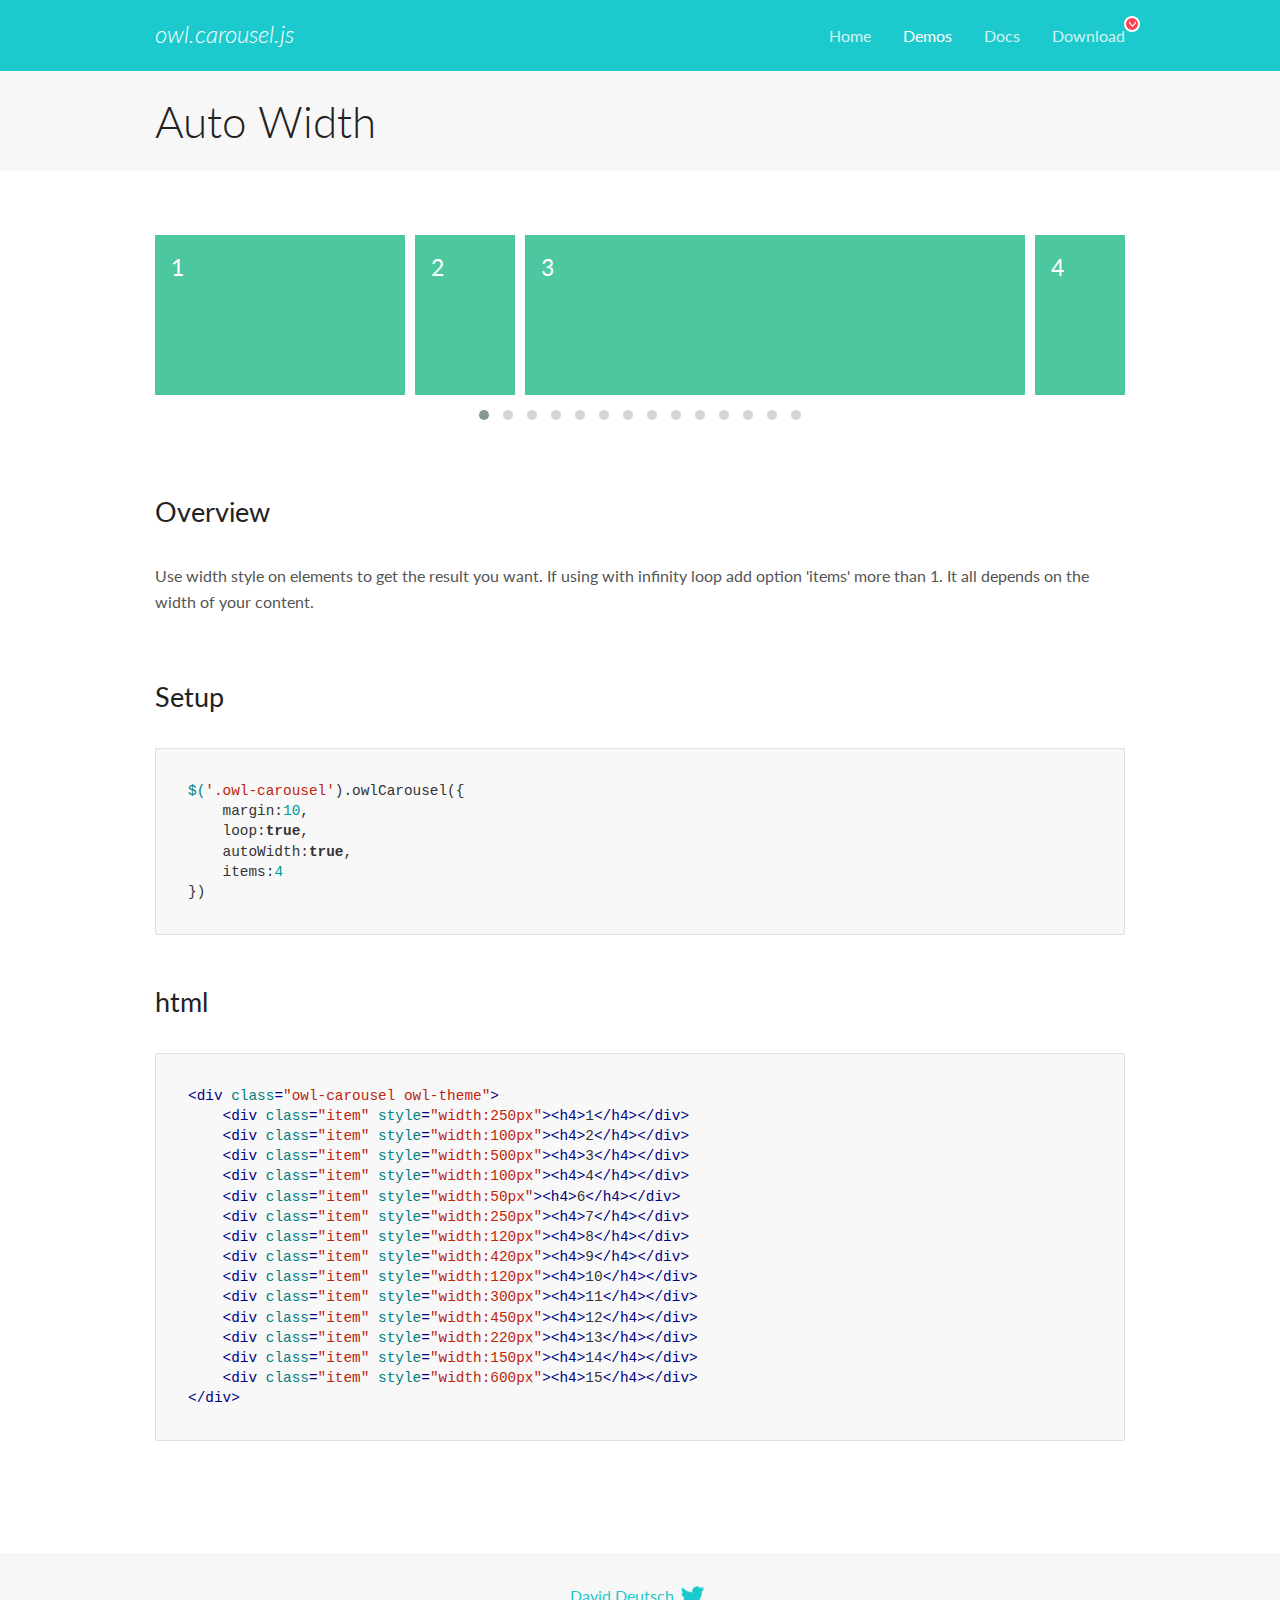
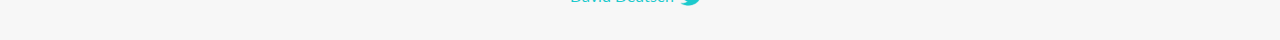
<file: HTML_CSS_DIO/Netflix_PG/OwlCarousel2-2.3.4/docs/demos/autowidth.html>
<!DOCTYPE html>
<html lang="en">
  <head>

    <!-- head -->
    <meta charset="utf-8">
    <meta name="msapplication-tap-highlight" content="no" />
    <meta name="viewport" content="width=device-width, initial-scale=1.0" />
    <meta name="description" content="Auto Width">
    <meta name="author" content="David Deutsch">
    <title>
      Auto Width Demo | Owl Carousel | 2.3.4
    </title>

    <!-- Stylesheets -->
    <link href='https://fonts.googleapis.com/css?family=Lato:300,400,700,400italic,300italic' rel='stylesheet' type='text/css'>
    <link rel="stylesheet" href="../assets/css/docs.theme.min.css">

    <!-- Owl Stylesheets -->
    <link rel="stylesheet" href="../assets/owlcarousel/assets/owl.carousel.min.css">
    <link rel="stylesheet" href="../assets/owlcarousel/assets/owl.theme.default.min.css">

    <!-- HTML5 shim and Respond.js IE8 support of HTML5 elements and media queries -->

    <!--[if lt IE 9]>
      <script src="https://oss.maxcdn.com/libs/html5shiv/3.7.0/html5shiv.js"></script>
      <script src="https://oss.maxcdn.com/libs/respond.js/1.3.0/respond.min.js"></script>
    <![endif]-->

    <!-- Favicons -->
    <link rel="apple-touch-icon-precomposed" sizes="144x144" href="../assets/ico/apple-touch-icon-144-precomposed.png">
    <link rel="shortcut icon" href="../assets/ico/favicon.png">
    <link rel="shortcut icon" href="favicon.ico">

    <!-- Yeah i know js should not be in header. Its required for demos.-->

    <!-- javascript -->
    <script src="../assets/vendors/jquery.min.js"></script>
    <script src="../assets/owlcarousel/owl.carousel.js"></script>
  </head>
  <body>

    <!-- header -->
    <header class="header">
      <div class="row">
        <div class="large-12 columns">
          <div class="brand left">
            <h3>
              <a href="/OwlCarousel2/">owl.carousel.js</a> 
            </h3>
          </div>
          <a id="toggle-nav" class="right">
            <span></span> <span></span> <span></span> 
          </a> 
          <div class="nav-bar">
            <ul class="clearfix">
              <li> <a href="/OwlCarousel2/index.html">Home</a>  </li>
              <li class="active">
                <a href="/OwlCarousel2/demos/demos.html">Demos</a> 
              </li>
              <li> <a href="/OwlCarousel2/docs/started-welcome.html">Docs</a>  </li>
              <li>
                <a href="https://github.com/OwlCarousel2/OwlCarousel2/archive/2.3.4.zip">Download</a> 
                <span class="download"></span> 
              </li>
            </ul>
          </div>
        </div>
      </div>
    </header>

    <!-- title -->
    <section class="title">
      <div class="row">
        <div class="large-12 columns">
          <h1>Auto Width</h1>
        </div>
      </div>
    </section>

    <!--  Demos -->
    <section id="demos">
      <div class="row">
        <div class="large-12 columns">
          <div class="owl-carousel owl-theme">
            <div class="item" style="width:250px">
              <h4>1</h4>
            </div>
            <div class="item" style="width:100px">
              <h4>2</h4>
            </div>
            <div class="item" style="width:500px">
              <h4>3</h4>
            </div>
            <div class="item" style="width:100px">
              <h4>4</h4>
            </div>
            <div class="item" style="width:50px">
              <h4>6</h4>
            </div>
            <div class="item" style="width:250px">
              <h4>7</h4>
            </div>
            <div class="item" style="width:120px">
              <h4>8</h4>
            </div>
            <div class="item" style="width:420px">
              <h4>9</h4>
            </div>
            <div class="item" style="width:120px">
              <h4>10</h4>
            </div>
            <div class="item" style="width:300px">
              <h4>11</h4>
            </div>
            <div class="item" style="width:450px">
              <h4>12</h4>
            </div>
            <div class="item" style="width:220px">
              <h4>13</h4>
            </div>
            <div class="item" style="width:150px">
              <h4>14</h4>
            </div>
            <div class="item" style="width:600px">
              <h4>15</h4>
            </div>
          </div>
          <h3 id="overview">Overview</h3>
          <p>Use width style on elements to get the result you want. If using with infinity loop add option &#39;items&#39; more than 1. It all depends on the width of your content.</p>
          <h3 id="setup">Setup</h3>
          <pre><code>$(&#39;.owl-carousel&#39;).owlCarousel({
    margin:10,
    loop:true,
    autoWidth:true,
    items:4
})</code></pre>
          <h3 id="html">html</h3>
          <pre><code>&lt;div class=&quot;owl-carousel owl-theme&quot;&gt;
    &lt;div class=&quot;item&quot; style=&quot;width:250px&quot;&gt;&lt;h4&gt;1&lt;/h4&gt;&lt;/div&gt;
    &lt;div class=&quot;item&quot; style=&quot;width:100px&quot;&gt;&lt;h4&gt;2&lt;/h4&gt;&lt;/div&gt;
    &lt;div class=&quot;item&quot; style=&quot;width:500px&quot;&gt;&lt;h4&gt;3&lt;/h4&gt;&lt;/div&gt;
    &lt;div class=&quot;item&quot; style=&quot;width:100px&quot;&gt;&lt;h4&gt;4&lt;/h4&gt;&lt;/div&gt;
    &lt;div class=&quot;item&quot; style=&quot;width:50px&quot;&gt;&lt;h4&gt;6&lt;/h4&gt;&lt;/div&gt;
    &lt;div class=&quot;item&quot; style=&quot;width:250px&quot;&gt;&lt;h4&gt;7&lt;/h4&gt;&lt;/div&gt;
    &lt;div class=&quot;item&quot; style=&quot;width:120px&quot;&gt;&lt;h4&gt;8&lt;/h4&gt;&lt;/div&gt;
    &lt;div class=&quot;item&quot; style=&quot;width:420px&quot;&gt;&lt;h4&gt;9&lt;/h4&gt;&lt;/div&gt;
    &lt;div class=&quot;item&quot; style=&quot;width:120px&quot;&gt;&lt;h4&gt;10&lt;/h4&gt;&lt;/div&gt;
    &lt;div class=&quot;item&quot; style=&quot;width:300px&quot;&gt;&lt;h4&gt;11&lt;/h4&gt;&lt;/div&gt;
    &lt;div class=&quot;item&quot; style=&quot;width:450px&quot;&gt;&lt;h4&gt;12&lt;/h4&gt;&lt;/div&gt;
    &lt;div class=&quot;item&quot; style=&quot;width:220px&quot;&gt;&lt;h4&gt;13&lt;/h4&gt;&lt;/div&gt;
    &lt;div class=&quot;item&quot; style=&quot;width:150px&quot;&gt;&lt;h4&gt;14&lt;/h4&gt;&lt;/div&gt;
    &lt;div class=&quot;item&quot; style=&quot;width:600px&quot;&gt;&lt;h4&gt;15&lt;/h4&gt;&lt;/div&gt;
&lt;/div&gt;</code></pre>
          <script>
            $(document).ready(function() {
              $('.owl-carousel').owlCarousel({
                margin: 10,
                loop: true,
                autoWidth: true,
                items: 4
              })
            })
          </script>
        </div>
      </div>
    </section>

    <!-- footer -->
    <footer class="footer">
      <div class="row">
        <div class="large-12 columns">
          <h5>
            <a href="/OwlCarousel2/docs/support-contact.html">David Deutsch</a> 
            <a id="custom-tweet-button" href="https://twitter.com/share?url=https://github.com/OwlCarousel2/OwlCarousel2&text=Owl Carousel - This is so awesome! " target="_blank"></a> 
          </h5>
        </div>
      </div>
    </footer>

    <!-- vendors -->
    <script src="../assets/vendors/highlight.js"></script>
    <script src="../assets/js/app.js"></script>
  </body>
</html>
</file>
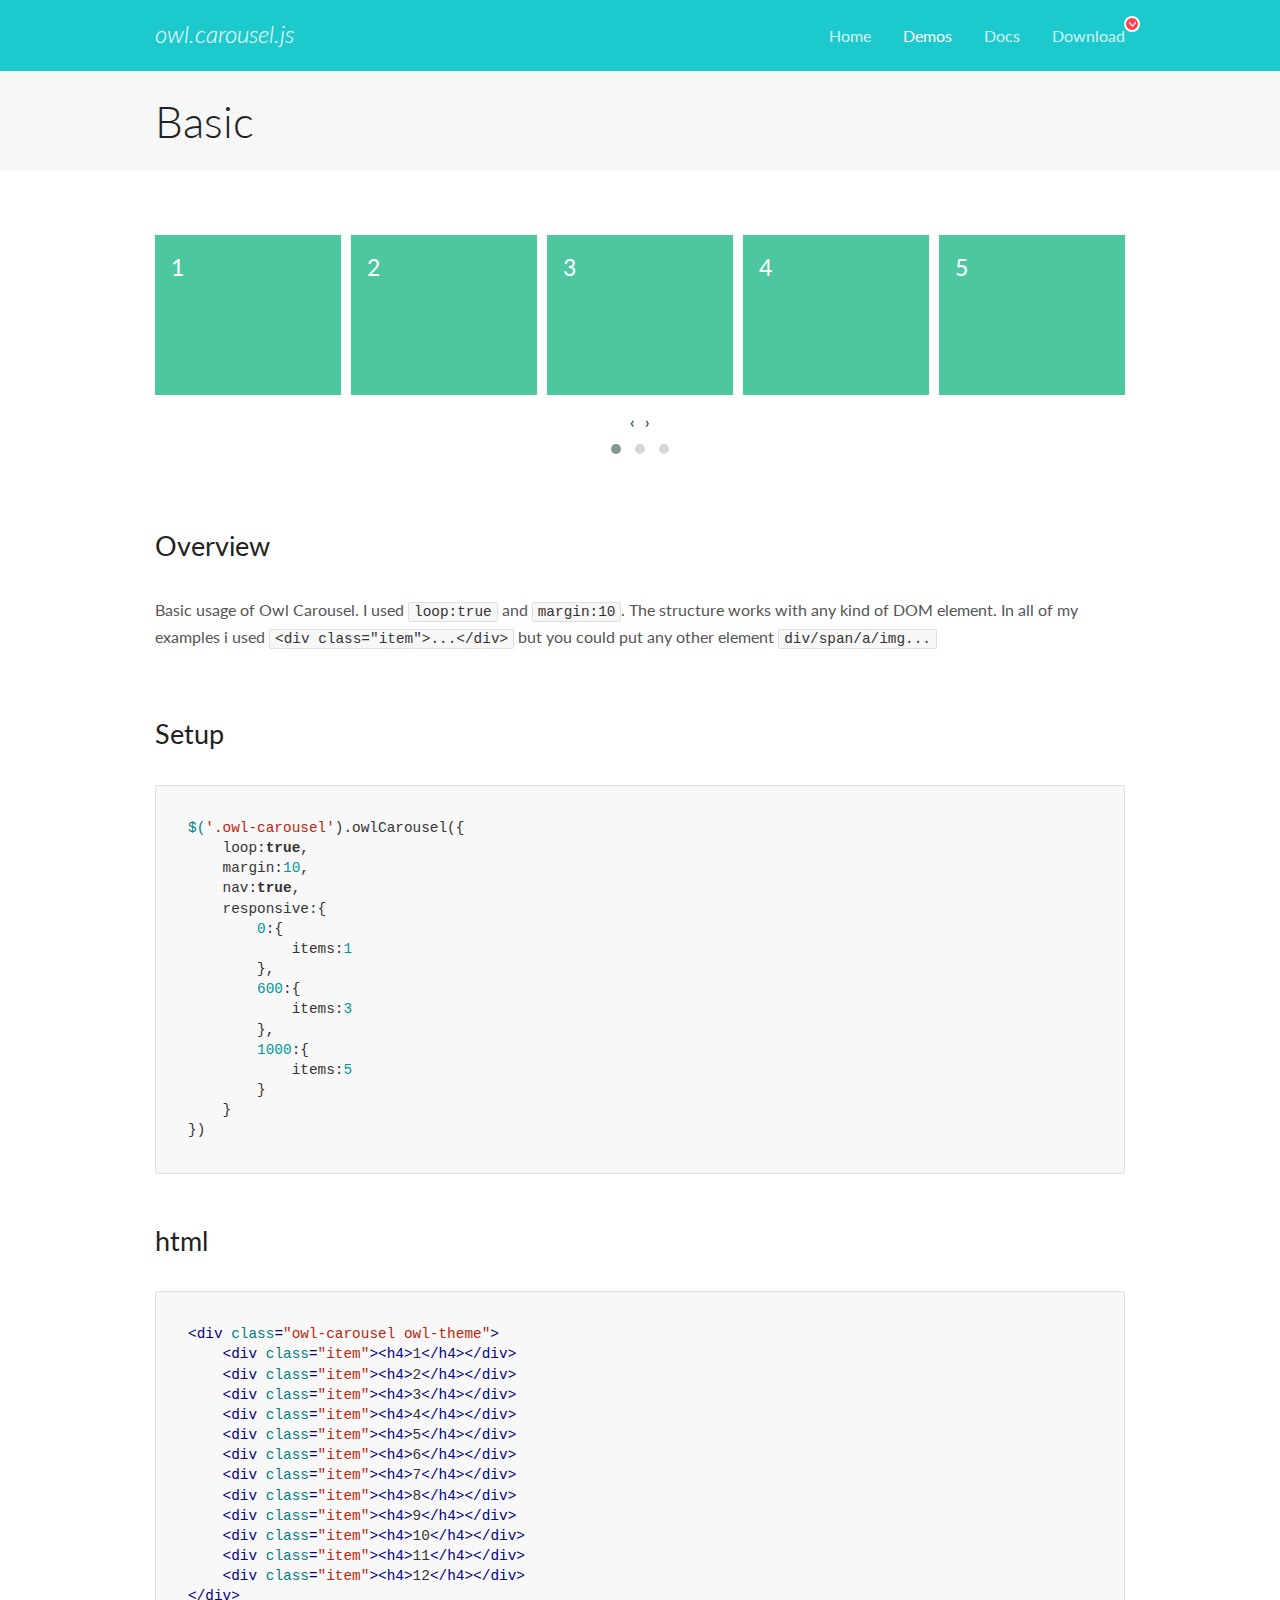
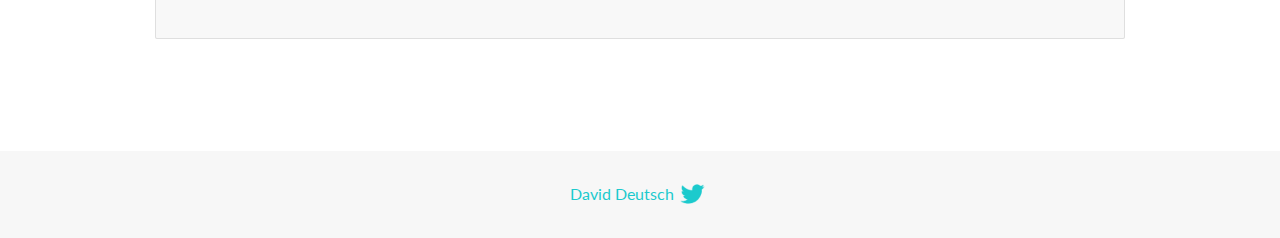
<file: HTML_CSS_DIO/Netflix_PG/OwlCarousel2-2.3.4/docs/demos/basic.html>
<!DOCTYPE html>
<html lang="en">
  <head>

    <!-- head -->
    <meta charset="utf-8">
    <meta name="msapplication-tap-highlight" content="no" />
    <meta name="viewport" content="width=device-width, initial-scale=1.0" />
    <meta name="description" content="Basic usage demo">
    <meta name="author" content="David Deutsch">
    <title>
      Basic Demo | Owl Carousel | 2.3.4
    </title>

    <!-- Stylesheets -->
    <link href='https://fonts.googleapis.com/css?family=Lato:300,400,700,400italic,300italic' rel='stylesheet' type='text/css'>
    <link rel="stylesheet" href="../assets/css/docs.theme.min.css">

    <!-- Owl Stylesheets -->
    <link rel="stylesheet" href="../assets/owlcarousel/assets/owl.carousel.min.css">
    <link rel="stylesheet" href="../assets/owlcarousel/assets/owl.theme.default.min.css">

    <!-- HTML5 shim and Respond.js IE8 support of HTML5 elements and media queries -->

    <!--[if lt IE 9]>
      <script src="https://oss.maxcdn.com/libs/html5shiv/3.7.0/html5shiv.js"></script>
      <script src="https://oss.maxcdn.com/libs/respond.js/1.3.0/respond.min.js"></script>
    <![endif]-->

    <!-- Favicons -->
    <link rel="apple-touch-icon-precomposed" sizes="144x144" href="../assets/ico/apple-touch-icon-144-precomposed.png">
    <link rel="shortcut icon" href="../assets/ico/favicon.png">
    <link rel="shortcut icon" href="favicon.ico">

    <!-- Yeah i know js should not be in header. Its required for demos.-->

    <!-- javascript -->
    <script src="../assets/vendors/jquery.min.js"></script>
    <script src="../assets/owlcarousel/owl.carousel.js"></script>
  </head>
  <body>

    <!-- header -->
    <header class="header">
      <div class="row">
        <div class="large-12 columns">
          <div class="brand left">
            <h3>
              <a href="/OwlCarousel2/">owl.carousel.js</a> 
            </h3>
          </div>
          <a id="toggle-nav" class="right">
            <span></span> <span></span> <span></span> 
          </a> 
          <div class="nav-bar">
            <ul class="clearfix">
              <li> <a href="/OwlCarousel2/index.html">Home</a>  </li>
              <li class="active">
                <a href="/OwlCarousel2/demos/demos.html">Demos</a> 
              </li>
              <li> <a href="/OwlCarousel2/docs/started-welcome.html">Docs</a>  </li>
              <li>
                <a href="https://github.com/OwlCarousel2/OwlCarousel2/archive/2.3.4.zip">Download</a> 
                <span class="download"></span> 
              </li>
            </ul>
          </div>
        </div>
      </div>
    </header>

    <!-- title -->
    <section class="title">
      <div class="row">
        <div class="large-12 columns">
          <h1>Basic</h1>
        </div>
      </div>
    </section>

    <!--  Demos -->
    <section id="demos">
      <div class="row">
        <div class="large-12 columns">
          <div class="owl-carousel owl-theme">
            <div class="item">
              <h4>1</h4>
            </div>
            <div class="item">
              <h4>2</h4>
            </div>
            <div class="item">
              <h4>3</h4>
            </div>
            <div class="item">
              <h4>4</h4>
            </div>
            <div class="item">
              <h4>5</h4>
            </div>
            <div class="item">
              <h4>6</h4>
            </div>
            <div class="item">
              <h4>7</h4>
            </div>
            <div class="item">
              <h4>8</h4>
            </div>
            <div class="item">
              <h4>9</h4>
            </div>
            <div class="item">
              <h4>10</h4>
            </div>
            <div class="item">
              <h4>11</h4>
            </div>
            <div class="item">
              <h4>12</h4>
            </div>
          </div>
          <h3 id="overview">Overview</h3>
          <p>Basic usage of Owl Carousel. I used <code>loop:true</code> and <code>margin:10</code>. The structure works with any kind of DOM element. In all of my examples i used <code>&lt;div class=&quot;item&quot;&gt;...&lt;/div&gt;</code> but you could
            put any other element <code>div/span/a/img...</code></p>
          <h3 id="setup">Setup</h3>
          <pre><code>$(&#39;.owl-carousel&#39;).owlCarousel({
    loop:true,
    margin:10,
    nav:true,
    responsive:{
        0:{
            items:1
        },
        600:{
            items:3
        },
        1000:{
            items:5
        }
    }
})</code></pre>
          <h3 id="html">html</h3>
          <pre><code>&lt;div class=&quot;owl-carousel owl-theme&quot;&gt;
    &lt;div class=&quot;item&quot;&gt;&lt;h4&gt;1&lt;/h4&gt;&lt;/div&gt;
    &lt;div class=&quot;item&quot;&gt;&lt;h4&gt;2&lt;/h4&gt;&lt;/div&gt;
    &lt;div class=&quot;item&quot;&gt;&lt;h4&gt;3&lt;/h4&gt;&lt;/div&gt;
    &lt;div class=&quot;item&quot;&gt;&lt;h4&gt;4&lt;/h4&gt;&lt;/div&gt;
    &lt;div class=&quot;item&quot;&gt;&lt;h4&gt;5&lt;/h4&gt;&lt;/div&gt;
    &lt;div class=&quot;item&quot;&gt;&lt;h4&gt;6&lt;/h4&gt;&lt;/div&gt;
    &lt;div class=&quot;item&quot;&gt;&lt;h4&gt;7&lt;/h4&gt;&lt;/div&gt;
    &lt;div class=&quot;item&quot;&gt;&lt;h4&gt;8&lt;/h4&gt;&lt;/div&gt;
    &lt;div class=&quot;item&quot;&gt;&lt;h4&gt;9&lt;/h4&gt;&lt;/div&gt;
    &lt;div class=&quot;item&quot;&gt;&lt;h4&gt;10&lt;/h4&gt;&lt;/div&gt;
    &lt;div class=&quot;item&quot;&gt;&lt;h4&gt;11&lt;/h4&gt;&lt;/div&gt;
    &lt;div class=&quot;item&quot;&gt;&lt;h4&gt;12&lt;/h4&gt;&lt;/div&gt;
&lt;/div&gt;</code></pre>
          <script>
            $(document).ready(function() {
              var owl = $('.owl-carousel');
              owl.owlCarousel({
                margin: 10,
                nav: true,
                loop: true,
                responsive: {
                  0: {
                    items: 1
                  },
                  600: {
                    items: 3
                  },
                  1000: {
                    items: 5
                  }
                }
              })
            })
          </script>
        </div>
      </div>
    </section>

    <!-- footer -->
    <footer class="footer">
      <div class="row">
        <div class="large-12 columns">
          <h5>
            <a href="/OwlCarousel2/docs/support-contact.html">David Deutsch</a> 
            <a id="custom-tweet-button" href="https://twitter.com/share?url=https://github.com/OwlCarousel2/OwlCarousel2&text=Owl Carousel - This is so awesome! " target="_blank"></a> 
          </h5>
        </div>
      </div>
    </footer>

    <!-- vendors -->
    <script src="../assets/vendors/highlight.js"></script>
    <script src="../assets/js/app.js"></script>
  </body>
</html>
</file>
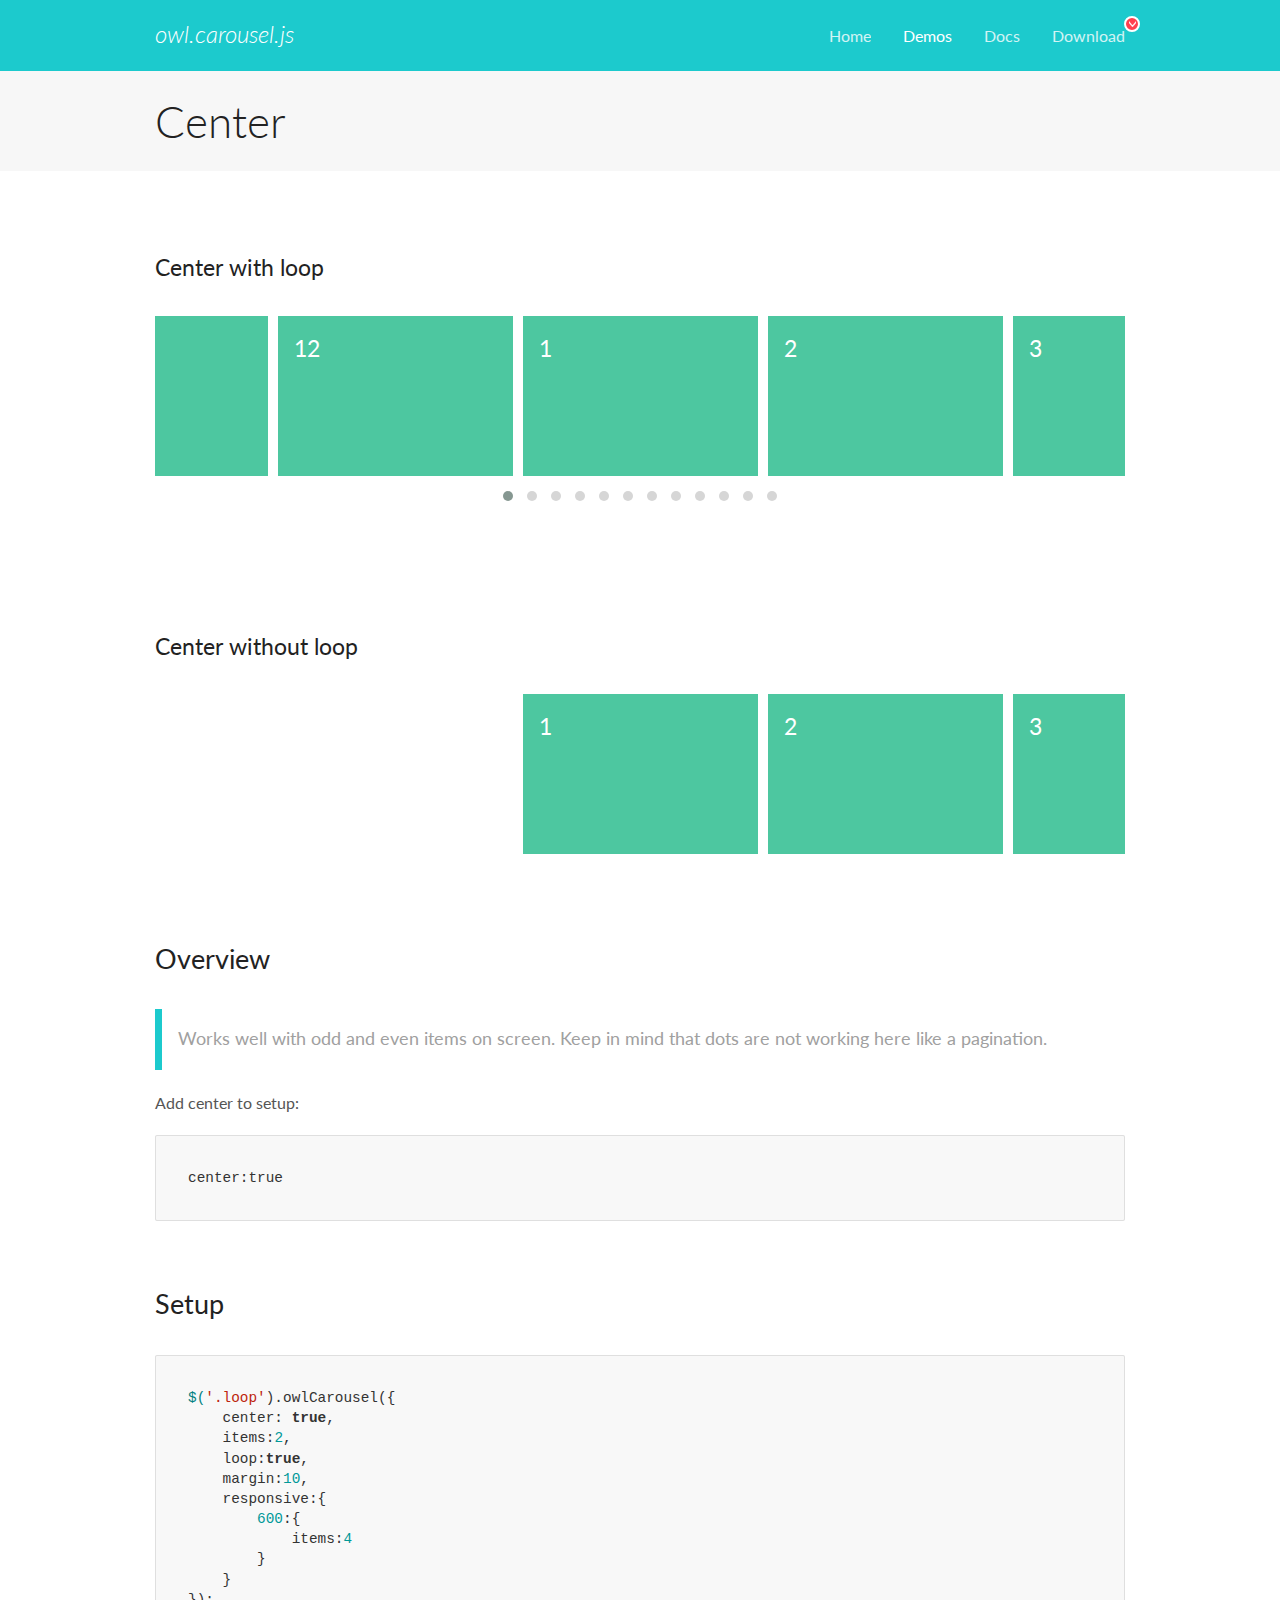
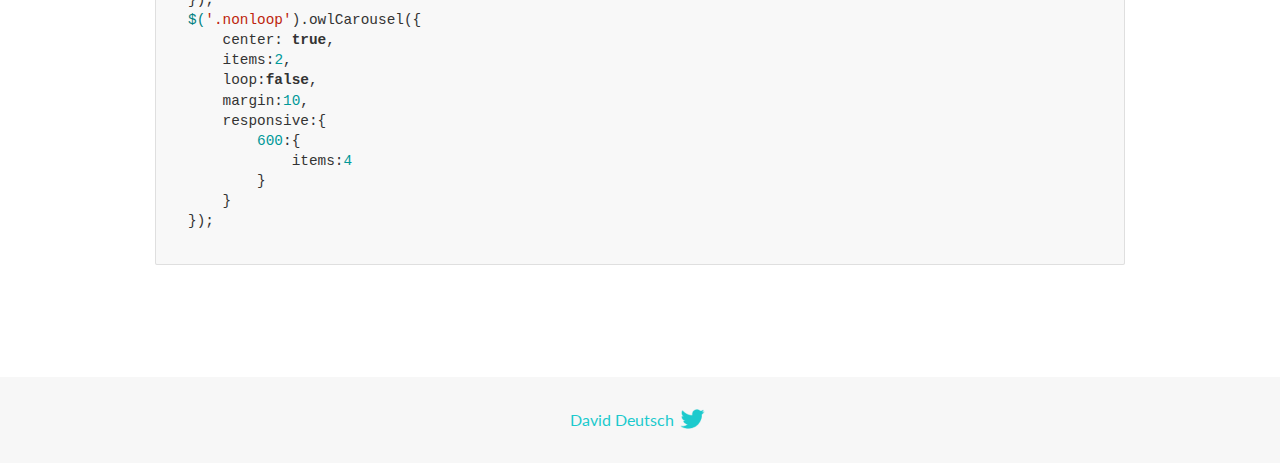
<file: HTML_CSS_DIO/Netflix_PG/OwlCarousel2-2.3.4/docs/demos/center.html>
<!DOCTYPE html>
<html lang="en">
  <head>

    <!-- head -->
    <meta charset="utf-8">
    <meta name="msapplication-tap-highlight" content="no" />
    <meta name="viewport" content="width=device-width, initial-scale=1.0" />
    <meta name="description" content="Center carousel">
    <meta name="author" content="David Deutsch">
    <title>
      Center Demo | Owl Carousel | 2.3.4
    </title>

    <!-- Stylesheets -->
    <link href='https://fonts.googleapis.com/css?family=Lato:300,400,700,400italic,300italic' rel='stylesheet' type='text/css'>
    <link rel="stylesheet" href="../assets/css/docs.theme.min.css">

    <!-- Owl Stylesheets -->
    <link rel="stylesheet" href="../assets/owlcarousel/assets/owl.carousel.min.css">
    <link rel="stylesheet" href="../assets/owlcarousel/assets/owl.theme.default.min.css">

    <!-- HTML5 shim and Respond.js IE8 support of HTML5 elements and media queries -->

    <!--[if lt IE 9]>
      <script src="https://oss.maxcdn.com/libs/html5shiv/3.7.0/html5shiv.js"></script>
      <script src="https://oss.maxcdn.com/libs/respond.js/1.3.0/respond.min.js"></script>
    <![endif]-->

    <!-- Favicons -->
    <link rel="apple-touch-icon-precomposed" sizes="144x144" href="../assets/ico/apple-touch-icon-144-precomposed.png">
    <link rel="shortcut icon" href="../assets/ico/favicon.png">
    <link rel="shortcut icon" href="favicon.ico">

    <!-- Yeah i know js should not be in header. Its required for demos.-->

    <!-- javascript -->
    <script src="../assets/vendors/jquery.min.js"></script>
    <script src="../assets/owlcarousel/owl.carousel.js"></script>
  </head>
  <body>

    <!-- header -->
    <header class="header">
      <div class="row">
        <div class="large-12 columns">
          <div class="brand left">
            <h3>
              <a href="/OwlCarousel2/">owl.carousel.js</a> 
            </h3>
          </div>
          <a id="toggle-nav" class="right">
            <span></span> <span></span> <span></span> 
          </a> 
          <div class="nav-bar">
            <ul class="clearfix">
              <li> <a href="/OwlCarousel2/index.html">Home</a>  </li>
              <li class="active">
                <a href="/OwlCarousel2/demos/demos.html">Demos</a> 
              </li>
              <li> <a href="/OwlCarousel2/docs/started-welcome.html">Docs</a>  </li>
              <li>
                <a href="https://github.com/OwlCarousel2/OwlCarousel2/archive/2.3.4.zip">Download</a> 
                <span class="download"></span> 
              </li>
            </ul>
          </div>
        </div>
      </div>
    </header>

    <!-- title -->
    <section class="title">
      <div class="row">
        <div class="large-12 columns">
          <h1>Center</h1>
        </div>
      </div>
    </section>

    <!--  Demos -->
    <section id="demos">
      <div class="row">
        <div class="large-12 columns">
          <h4 id="center-with-loop">Center with loop</h4>
          <div class="loop owl-carousel owl-theme">
            <div class="item">
              <h4>1</h4>
            </div>
            <div class="item">
              <h4>2</h4>
            </div>
            <div class="item">
              <h4>3</h4>
            </div>
            <div class="item">
              <h4>4</h4>
            </div>
            <div class="item">
              <h4>5</h4>
            </div>
            <div class="item">
              <h4>6</h4>
            </div>
            <div class="item">
              <h4>7</h4>
            </div>
            <div class="item">
              <h4>8</h4>
            </div>
            <div class="item">
              <h4>9</h4>
            </div>
            <div class="item">
              <h4>10</h4>
            </div>
            <div class="item">
              <h4>11</h4>
            </div>
            <div class="item">
              <h4>12</h4>
            </div>
          </div>
          <br>
          <h4 id="center-without-loop">Center without loop</h4>
          <div class="nonloop owl-carousel">
            <div class="item">
              <h4>1</h4>
            </div>
            <div class="item">
              <h4>2</h4>
            </div>
            <div class="item">
              <h4>3</h4>
            </div>
            <div class="item">
              <h4>4</h4>
            </div>
            <div class="item">
              <h4>5</h4>
            </div>
            <div class="item">
              <h4>6</h4>
            </div>
            <div class="item">
              <h4>7</h4>
            </div>
            <div class="item">
              <h4>8</h4>
            </div>
            <div class="item">
              <h4>9</h4>
            </div>
            <div class="item">
              <h4>10</h4>
            </div>
            <div class="item">
              <h4>11</h4>
            </div>
            <div class="item">
              <h4>12</h4>
            </div>
          </div>
          <h3 id="overview">Overview</h3>
          <blockquote>
            <p>Works well with odd and even items on screen. Keep in mind that dots are not working here like a pagination.</p>
          </blockquote>
          <p>Add center to setup:</p>
          <pre><code>center:true</code></pre>
          <h3 id="setup">Setup</h3>
          <pre><code>$(&#39;.loop&#39;).owlCarousel({
    center: true,
    items:2,
    loop:true,
    margin:10,
    responsive:{
        600:{
            items:4
        }
    }
});
$(&#39;.nonloop&#39;).owlCarousel({
    center: true,
    items:2,
    loop:false,
    margin:10,
    responsive:{
        600:{
            items:4
        }
    }
});</code></pre>
          <script>
            jQuery(document).ready(function($) {
              $('.loop').owlCarousel({
                center: true,
                items: 2,
                loop: true,
                margin: 10,
                responsive: {
                  600: {
                    items: 4
                  }
                }
              });
              $('.nonloop').owlCarousel({
                center: true,
                items: 2,
                loop: false,
                margin: 10,
                responsive: {
                  600: {
                    items: 4
                  }
                }
              });
            });
          </script>
        </div>
      </div>
    </section>

    <!-- footer -->
    <footer class="footer">
      <div class="row">
        <div class="large-12 columns">
          <h5>
            <a href="/OwlCarousel2/docs/support-contact.html">David Deutsch</a> 
            <a id="custom-tweet-button" href="https://twitter.com/share?url=https://github.com/OwlCarousel2/OwlCarousel2&text=Owl Carousel - This is so awesome! " target="_blank"></a> 
          </h5>
        </div>
      </div>
    </footer>

    <!-- vendors -->
    <script src="../assets/vendors/highlight.js"></script>
    <script src="../assets/js/app.js"></script>
  </body>
</html>
</file>
<file: HTML_CSS_DIO/IG_Page/styles.css>
* {
  padding: 0;
  margin: 0;
  box-sizing: border-box;
  text-decoration: none;
  font-family: sans-serif;
  font-size: 14px;
}

body {
  width: 100%;
  min-height: 100vh;
  background-color: rgb(243, 243, 243);
  display: flex;
  justify-content: center;
}

.instagram_wrapper {
  display: flex;
  align-items: center;
  justify-content: start;
  width: 60%;
  height: 100vh;
}

.instagram_phone {
  display: flex;
  align-items: center;
  justify-content: center;
  width: 30%;
}

.instagram_phone img {
  height: 50rem;
}

.instagram_continue {
  display: flex;
  align-items: center; /* horizontal */
  justify-content: space-around; /* vertical */
  flex-direction: column;
  width: 50%;
  min-height: 20rem;
}

.group {
  display: flex;
  justify-content: space-between;
  align-items: center;
  flex-direction: column;
  background-color: #ffffff;
  width: 100%;
  padding: 1.3rem 0;
  border: 1px solid lightgray;
}

/*.group img {
  width: 300px;
}*/

.profile_photo img {
  height: 20rem;
}

.group:nth-child() {
  min-height: 19rem;
}

.instagram_logo {
  height: 10rem;
}

.profile_photo {
  display: flex;
  justify-content: center;
  align-items: center;
  border-radius: 50%;
  overflow: hidden;
}

.instagram_login {
  background-color: #0095f6;
  color: #ffffff;
  padding: 8px;
  border-radius: 4px;
}

.instagram_logot {
  color: #0095f6;
  margin-top: 1rem;
}

.not_account {
  color: rgb(160, 160, 160);
}

.link_blue {
  color: #0095f6;
}

.get_the_app {
  display: flex;
  flex-direction: column;
  align-items: center;
  justify-content: center;
  width: 100%;
  padding: 1.3rem 0;
}

.download {
  display: flex;
  width: 100%;
  justify-content: space-evenly;
  align-items: center;
  padding: 1rem;
}

.app_download {
  height: 3rem;
  width: 10rem;
  background-size: cover;
}

.app_download:nth-child(1) {
  background-image: url("./apple_button.png");
}

.app_download:nth-child(2) {
  background-image: url("googleplay_button.png");
}
</file>
